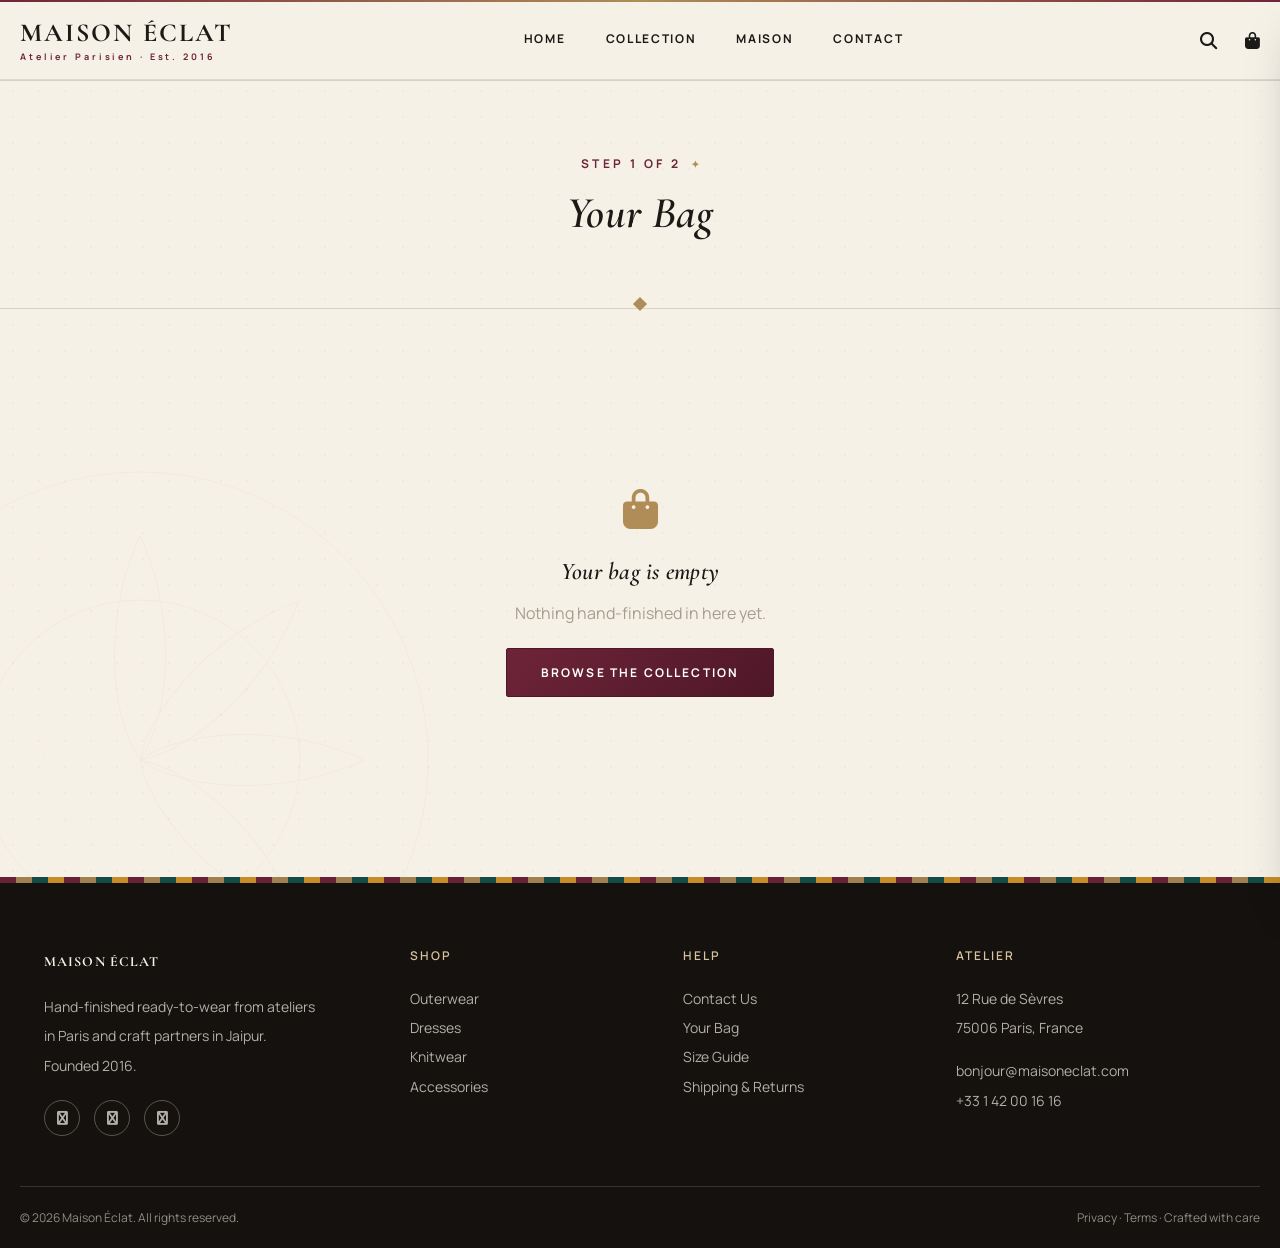
<file: cart.html>
<!DOCTYPE html>
<html lang="en">
<head>
<meta charset="utf-8">
<meta name="viewport" content="width=device-width, initial-scale=1, shrink-to-fit=no">
<meta name="description" content="Your bag — Maison Éclat.">
<title>Your Bag — Maison Éclat</title>
<link rel="preconnect" href="https://fonts.googleapis.com">
<link href="https://fonts.googleapis.com/css2?family=Cormorant+Garamond:ital,wght@0,400;0,500;0,600;0,700;1,500;1,600&family=Manrope:wght@400;500;600;700;800&display=swap" rel="stylesheet">
<link rel="stylesheet" href="https://cdnjs.cloudflare.com/ajax/libs/font-awesome/6.5.1/css/all.min.css">
<link rel="stylesheet" href="assets/css/style.css">
</head>
<body>

<header class="site-header">
  <div class="container nav">
    <a href="index.html" class="brand">MAISON ÉCLAT<small>Atelier Parisien · Est. 2016</small></a>
    <nav class="nav-links" id="navLinks">
      <a href="index.html">Home</a>
      <a href="products.html">Collection</a>
      <a href="about.html">Maison</a>
      <a href="contact.html">Contact</a>
    </nav>
    <div class="nav-actions">
      <button class="icon-btn" id="searchToggle" aria-label="Search"><i class="fa fa-search"></i></button>
      <a href="#" class="icon-btn" id="cartToggle" aria-label="Cart">
        <i class="fa fa-shopping-bag"></i>
        <span class="badge-count cart-count">0</span>
      </a>
      <button class="nav-toggle" id="navToggle" aria-label="Menu"><i class="fa fa-bars"></i></button>
    </div>
  </div>
  <div class="search-panel" id="searchPanel">
    <div class="container">
      <form id="searchForm">
        <input type="text" id="searchInput" placeholder="Search the collection…">
        <button class="btn btn-primary btn-sm" type="submit">Search</button>
      </form>
    </div>
  </div>
</header>

<div class="page-header">
  <div class="container">
    <div class="eyebrow">Step 1 of 2</div>
    <h1 style="font-size:44px;font-style:italic;">Your Bag</h1>
  </div>
</div>

<section class="section">
  <div class="container">

    <div id="cartEmpty" class="empty-state" style="display:none;padding:80px 20px;">
      <i class="fa fa-shopping-bag" style="font-size:40px;"></i>
      <h3 style="font-size:24px;font-style:italic;margin-top:14px;">Your bag is empty</h3>
      <p style="margin-bottom:24px;">Nothing hand-finished in here yet.</p>
      <a href="products.html" class="btn btn-gold">Browse the Collection</a>
    </div>

    <div id="cartContent" style="display:grid;grid-template-columns:1.6fr 1fr;gap:50px;align-items:start;">
      <div style="overflow-x:auto;">
        <table class="cart-table">
          <thead>
            <tr><th>Item</th><th>Price</th><th>Quantity</th><th>Total</th></tr>
          </thead>
          <tbody id="cartTableBody"></tbody>
        </table>
        <a href="products.html" style="display:inline-block;margin-top:24px;font-size:12px;letter-spacing:.1em;text-transform:uppercase;border-bottom:1px solid var(--ink);">← Continue Shopping</a>
      </div>

      <div class="summary-box">
        <h4 style="font-size:22px;font-style:italic;margin-bottom:18px;">Order Summary</h4>
        <div class="summary-row"><span>Subtotal</span><span id="sumSubtotal">$0.00</span></div>
        <div class="summary-row"><span>Shipping</span><span id="sumShipping">—</span></div>
        <div class="promo-row">
          <input type="text" placeholder="Promo code">
          <button class="btn btn-outline btn-sm" onclick="showToast('Promo codes applied at checkout')">Apply</button>
        </div>
        <div class="summary-row total"><span>Total</span><span id="sumTotal">$0.00</span></div>
        <a href="checkout.html" class="btn btn-gold btn-block" style="margin-top:16px;">Proceed to Checkout</a>
        <p style="font-size:11px;color:var(--taupe);margin-top:14px;text-align:center;">Complimentary shipping on orders over $150.</p>
      </div>
    </div>

  </div>
</section>

<footer class="site-footer">
  <div class="container footer-grid">
    <div class="footer-brand">
      <a href="index.html" class="brand">MAISON ÉCLAT</a>
      <p style="margin-top:16px;max-width:280px;">Hand-finished ready-to-wear from ateliers in Paris and craft partners in Jaipur. Founded 2016.</p>
      <div class="footer-social">
        <a href="#" aria-label="Instagram"><i class="fa fa-instagram"></i></a>
        <a href="#" aria-label="Pinterest"><i class="fa fa-pinterest"></i></a>
        <a href="#" aria-label="Facebook"><i class="fa fa-facebook"></i></a>
      </div>
    </div>
    <div>
      <h5>Shop</h5>
      <ul>
        <li><a href="products.html?cat=Outerwear">Outerwear</a></li>
        <li><a href="products.html?cat=Dresses">Dresses</a></li>
        <li><a href="products.html?cat=Knitwear">Knitwear</a></li>
        <li><a href="products.html?cat=Accessories">Accessories</a></li>
      </ul>
    </div>
    <div>
      <h5>Help</h5>
      <ul>
        <li><a href="contact.html">Contact Us</a></li>
        <li><a href="cart.html">Your Bag</a></li>
        <li><a href="about.html">Size Guide</a></li>
        <li><a href="about.html">Shipping &amp; Returns</a></li>
      </ul>
    </div>
    <div>
      <h5>Atelier</h5>
      <p>12 Rue de Sèvres<br>75006 Paris, France</p>
      <p style="margin-top:10px;">bonjour@maisoneclat.com<br>+33 1 42 00 16 16</p>
    </div>
  </div>
  <div class="container footer-bottom">
    <span>© 2026 Maison Éclat. All rights reserved.</span>
    <span>Privacy · Terms · Crafted with care</span>
  </div>
</footer>

<div class="cart-overlay" id="cartOverlay"></div>
<aside class="cart-drawer" id="cartDrawer">
  <div class="cart-drawer-head">
    <h4 style="margin:0;font-size:20px;font-style:italic;">Your Bag</h4>
    <button class="icon-btn" id="cartDrawerClose" aria-label="Close"><i class="fa fa-times"></i></button>
  </div>
  <div class="cart-drawer-body" id="cartDrawerBody"></div>
  <div class="cart-drawer-foot" id="cartDrawerFoot"></div>
</aside>
<div class="toast-box" id="toastBox"></div>

<script src="assets/js/store.js"></script>
</body>
</html>
</file>
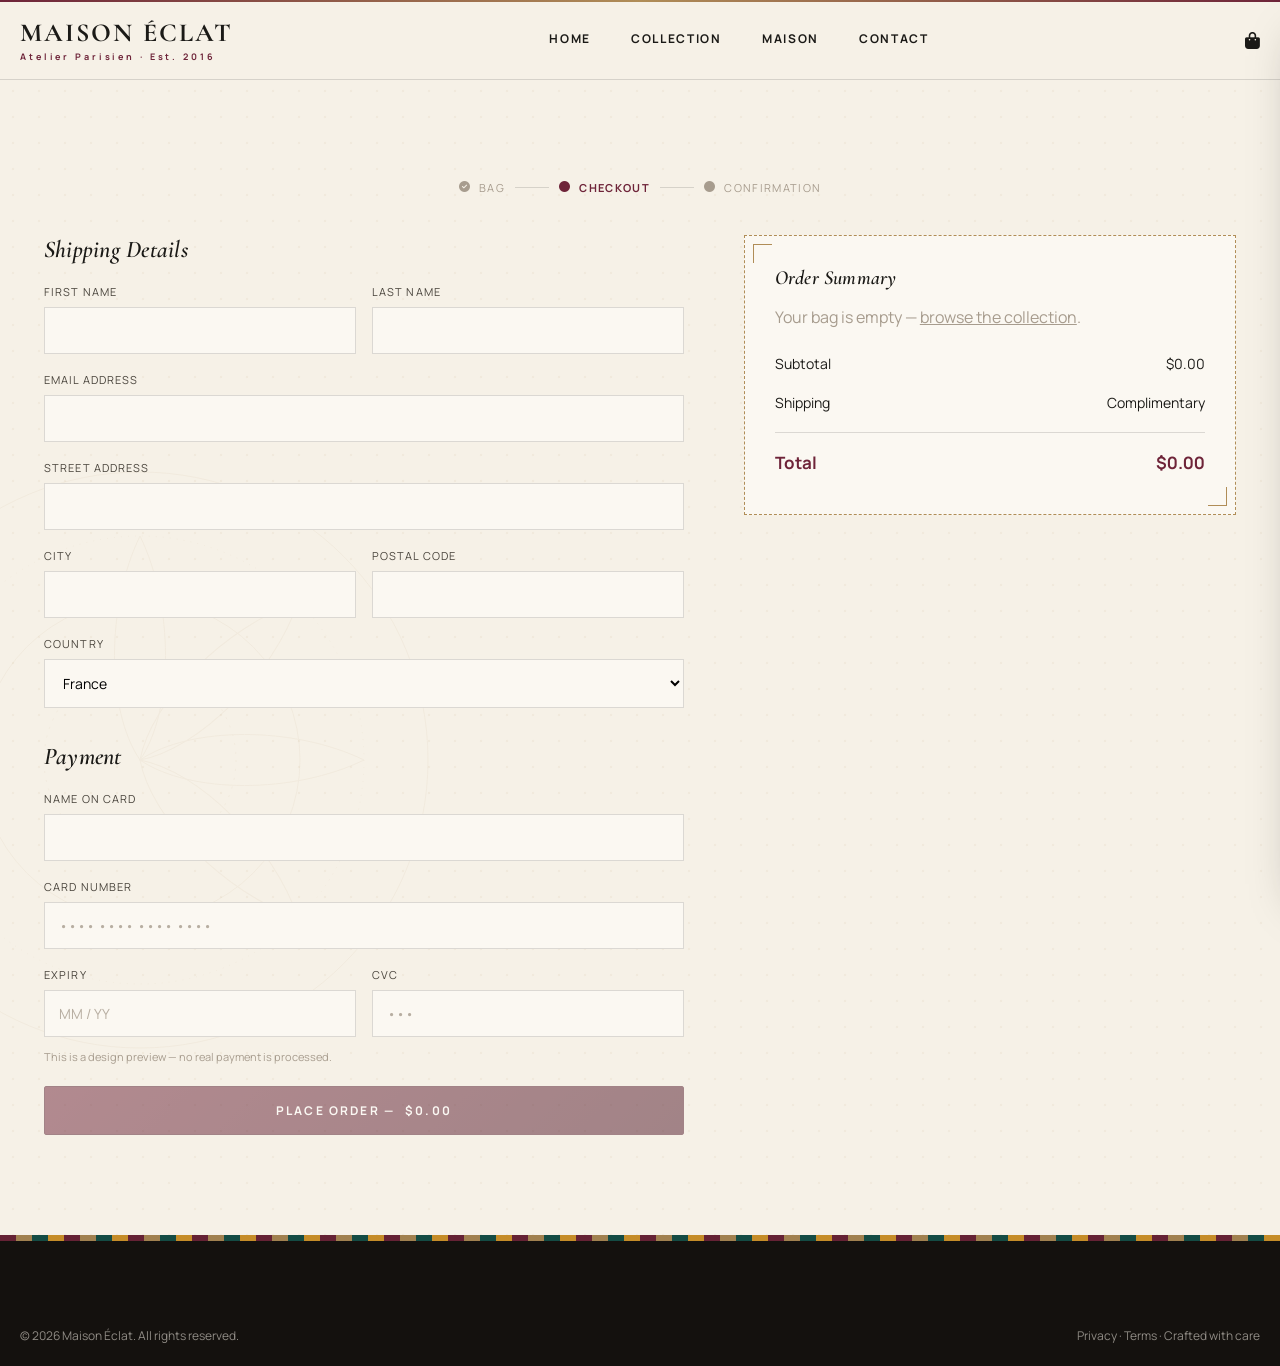
<file: checkout.html>
<!DOCTYPE html>
<html lang="en">
<head>
<meta charset="utf-8">
<meta name="viewport" content="width=device-width, initial-scale=1, shrink-to-fit=no">
<meta name="description" content="Checkout — Maison Éclat.">
<title>Checkout — Maison Éclat</title>
<link rel="preconnect" href="https://fonts.googleapis.com">
<link href="https://fonts.googleapis.com/css2?family=Cormorant+Garamond:ital,wght@0,400;0,500;0,600;0,700;1,500;1,600&family=Manrope:wght@400;500;600;700;800&display=swap" rel="stylesheet">
<link rel="stylesheet" href="https://cdnjs.cloudflare.com/ajax/libs/font-awesome/6.5.1/css/all.min.css">
<link rel="stylesheet" href="assets/css/style.css">
</head>
<body>

<header class="site-header">
  <div class="container nav">
    <a href="index.html" class="brand">MAISON ÉCLAT<small>Atelier Parisien · Est. 2016</small></a>
    <nav class="nav-links" id="navLinks">
      <a href="index.html">Home</a>
      <a href="products.html">Collection</a>
      <a href="about.html">Maison</a>
      <a href="contact.html">Contact</a>
    </nav>
    <div class="nav-actions">
      <a href="#" class="icon-btn" id="cartToggle" aria-label="Cart">
        <i class="fa fa-shopping-bag"></i>
        <span class="badge-count cart-count">0</span>
      </a>
      <button class="nav-toggle" id="navToggle" aria-label="Menu"><i class="fa fa-bars"></i></button>
    </div>
  </div>
</header>

<section class="section">
  <div class="container">

    <div class="step-track">
      <span class="step"><i class="fa fa-check-circle"></i> Bag</span>
      <span class="divider"></span>
      <span class="step active"><i class="fa fa-circle"></i> Checkout</span>
      <span class="divider"></span>
      <span class="step"><i class="fa fa-circle"></i> Confirmation</span>
    </div>

    <div class="checkout-grid" id="checkoutWrap">
      <form id="checkoutForm">
        <h3 style="font-size:24px;font-style:italic;margin-bottom:20px;">Shipping Details</h3>
        <div class="form-row">
          <div class="form-group"><label>First Name</label><input class="form-control" required></div>
          <div class="form-group"><label>Last Name</label><input class="form-control" required></div>
        </div>
        <div class="form-group"><label>Email Address</label><input type="email" class="form-control" required></div>
        <div class="form-group"><label>Street Address</label><input class="form-control" required></div>
        <div class="form-row">
          <div class="form-group"><label>City</label><input class="form-control" required></div>
          <div class="form-group"><label>Postal Code</label><input class="form-control" required></div>
        </div>
        <div class="form-group">
          <label>Country</label>
          <select class="form-control">
            <option>France</option><option>India</option><option>United States</option>
            <option>United Kingdom</option><option>Germany</option><option>Other</option>
          </select>
        </div>

        <h3 style="font-size:24px;font-style:italic;margin:34px 0 20px;">Payment</h3>
        <div class="form-group"><label>Name on Card</label><input class="form-control" required></div>
        <div class="form-group"><label>Card Number</label><input class="form-control" placeholder="•••• •••• •••• ••••" required></div>
        <div class="form-row">
          <div class="form-group"><label>Expiry</label><input class="form-control" placeholder="MM / YY" required></div>
          <div class="form-group"><label>CVC</label><input class="form-control" placeholder="•••" required></div>
        </div>
        <p style="font-size:11px;color:var(--taupe);margin:-6px 0 22px;">This is a design preview — no real payment is processed.</p>

        <button type="submit" id="placeOrderBtn" class="btn btn-gold btn-block">Place Order — <span id="coTotalBtn"></span></button>
      </form>

      <aside class="summary-box" id="checkoutSidebar">
        <h4 style="font-size:20px;font-style:italic;margin-bottom:16px;">Order Summary</h4>
        <div id="checkoutSummaryLines"></div>
        <div class="summary-row" style="margin-top:14px;"><span>Subtotal</span><span id="coSubtotal">$0.00</span></div>
        <div class="summary-row"><span>Shipping</span><span id="coShipping">—</span></div>
        <div class="summary-row total"><span>Total</span><span id="coTotal">$0.00</span></div>
      </aside>
    </div>

    <div id="orderConfirm" class="confirm-box" style="display:none;">
      <div class="seal-lg"><i class="fa fa-check"></i></div>
      <div class="eyebrow" style="justify-content:center;">Merci beaucoup</div>
      <h2 style="font-size:36px;font-style:italic;">Your order is confirmed</h2>
      <p style="color:var(--ink-soft);max-width:480px;margin:0 auto 10px;">Order reference <strong id="orderNumber"></strong>. A confirmation has been sent to your email, and your pieces will begin hand-finishing shortly.</p>
      <a href="products.html" class="btn btn-outline" style="margin-top:24px;">Continue Shopping</a>
    </div>

  </div>
</section>

<footer class="site-footer" style="margin-top:0;">
  <div class="container footer-bottom" style="border-top:none;">
    <span>© 2026 Maison Éclat. All rights reserved.</span>
    <span>Privacy · Terms · Crafted with care</span>
  </div>
</footer>

<div class="cart-overlay" id="cartOverlay"></div>
<aside class="cart-drawer" id="cartDrawer">
  <div class="cart-drawer-head">
    <h4 style="margin:0;font-size:20px;font-style:italic;">Your Bag</h4>
    <button class="icon-btn" id="cartDrawerClose" aria-label="Close"><i class="fa fa-times"></i></button>
  </div>
  <div class="cart-drawer-body" id="cartDrawerBody"></div>
  <div class="cart-drawer-foot" id="cartDrawerFoot"></div>
</aside>
<div class="toast-box" id="toastBox"></div>

<script src="assets/js/store.js"></script>
<script>
  document.addEventListener("DOMContentLoaded", ()=>{
    const btn = document.getElementById("coTotalBtn");
    if(btn) btn.textContent = formatPrice(cartSubtotal() + (cartSubtotal() > 150 || cartSubtotal()===0 ? 0 : 12));
  });
</script>
</body>
</html>
</file>
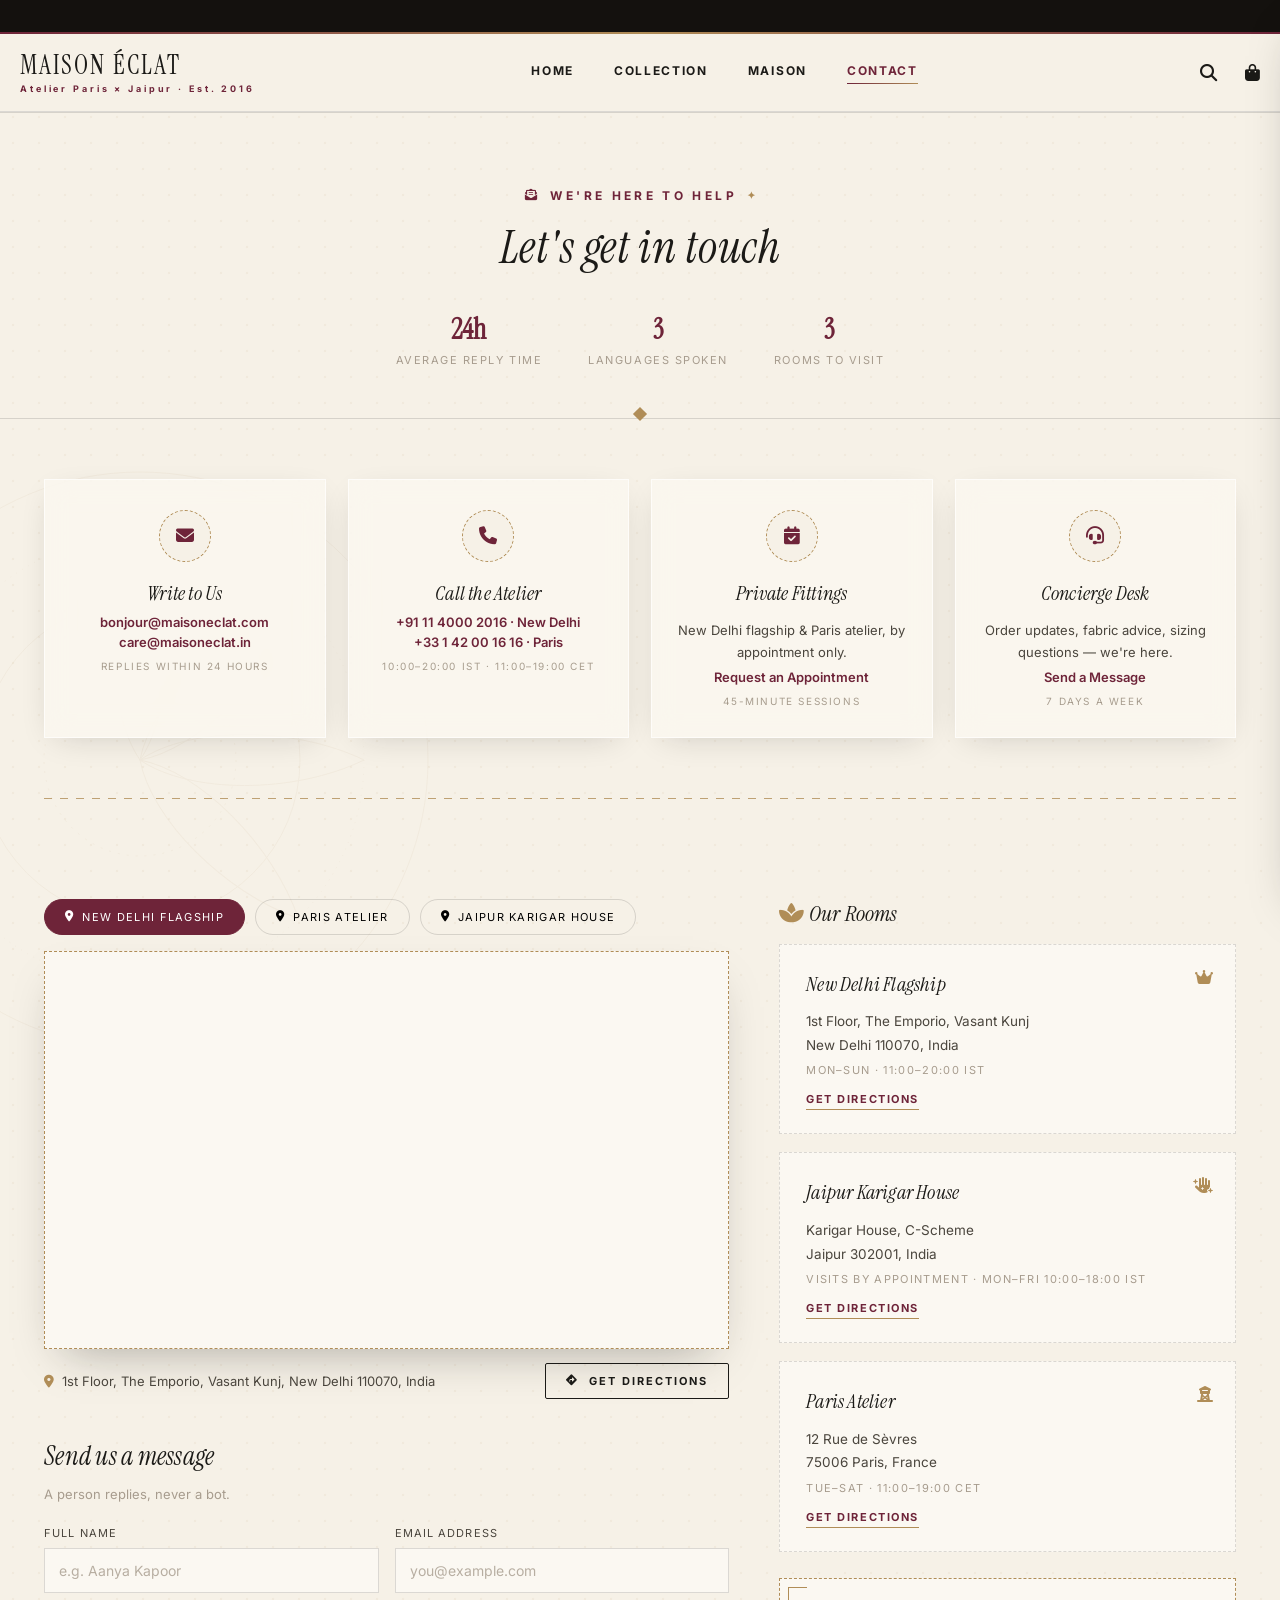
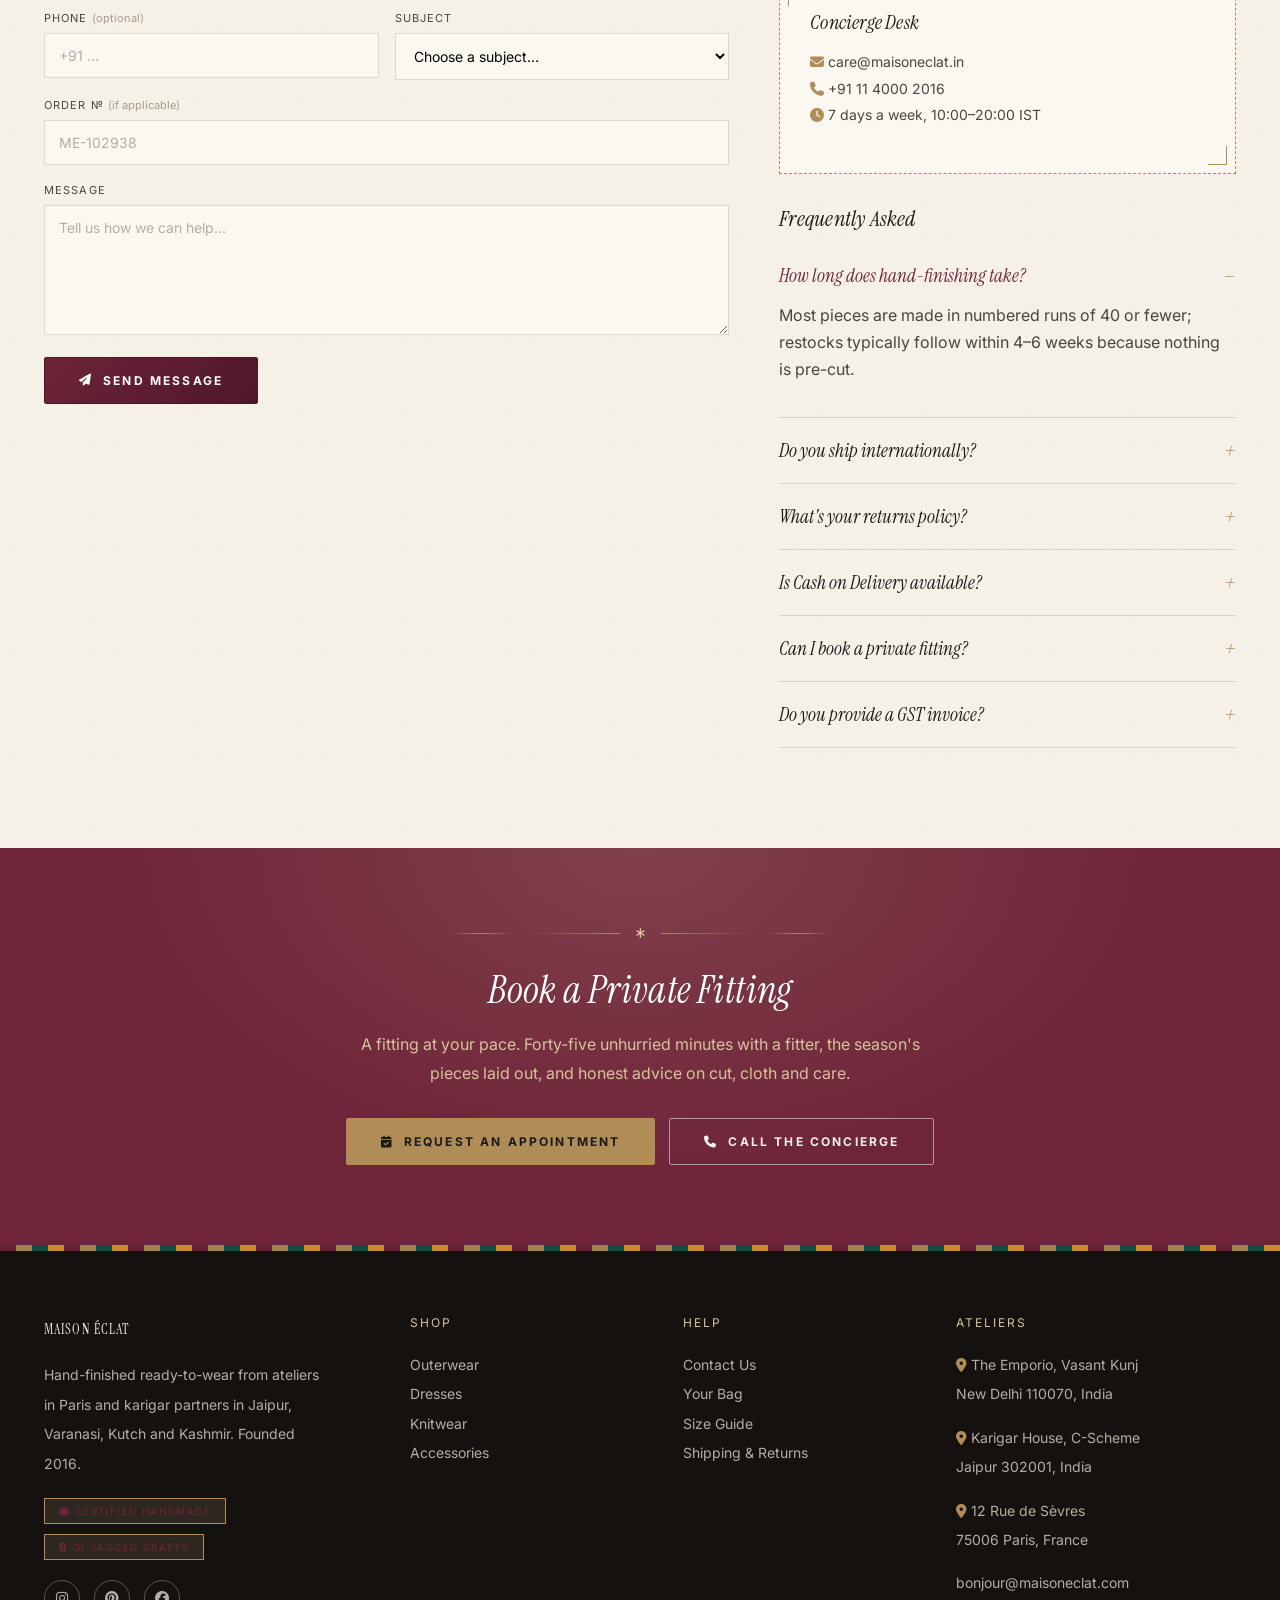
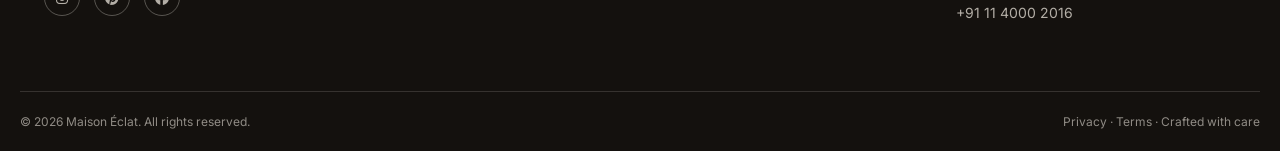
<file: contact.html>
<!DOCTYPE html>
<html lang="en">
<head>
<meta charset="utf-8">
<meta name="viewport" content="width=device-width, initial-scale=1, shrink-to-fit=no">
<meta name="description" content="Contact Maison Éclat — our New Delhi flagship, Jaipur karigar house and Paris atelier.">
<title>Contact — Maison Éclat</title>

<link rel="preconnect" href="https://fonts.googleapis.com">
<link rel="preconnect" href="https://fonts.gstatic.com" crossorigin>
<link href="https://fonts.googleapis.com/css2?family=Inter:wght@300;400;500;600;700&family=Instrument+Serif:ital@1&display=swap" rel="stylesheet">

<link rel="stylesheet" href="https://cdnjs.cloudflare.com/ajax/libs/font-awesome/6.5.1/css/all.min.css">
<link rel="stylesheet" href="assets/css/style.css">

<style>
/* =========================================================
   CONTACT PAGE — Global premium enhancements
   ========================================================= */
:root {
  --font-display: 'Instrument Serif', serif;
  --font-body: 'Inter', sans-serif;
  --glass: rgba(251, 248, 242, 0.72);
  --glass-brd: rgba(255, 255, 255, 0.65);
}

h1, h2, h3, h4, h5, .brand { font-weight: 400; }
::selection { background: var(--wine); color: #fff; }

::-webkit-scrollbar { width: 10px; }
::-webkit-scrollbar-track { background: var(--ivory); }
::-webkit-scrollbar-thumb {
  background: linear-gradient(var(--wine), var(--gold));
  border-radius: 10px;
  border: 2px solid var(--ivory);
}

html { scroll-padding-top: 96px; }

/* ---------- Progress bar ---------- */
#progressBar {
  position: fixed;
  top: 0;
  left: 0;
  height: 3px;
  width: 0;
  background: linear-gradient(90deg, var(--wine), var(--gold));
  z-index: 300;
  transition: width 0.1s ease;
}

/* ---------- Frosted header ---------- */
.site-header {
  transition: background 0.4s ease, box-shadow 0.4s ease, backdrop-filter 0.4s ease;
}
.site-header.scrolled {
  background: var(--glass);
  backdrop-filter: blur(18px) saturate(1.3);
  -webkit-backdrop-filter: blur(18px) saturate(1.3);
  box-shadow: 0 2px 20px -8px rgba(27, 26, 23, 0.15);
}

/* ---------- Back to top ---------- */
.back-to-top {
  position: fixed;
  right: 30px;
  bottom: 30px;
  width: 50px;
  height: 50px;
  border-radius: 50%;
  background: var(--glass);
  backdrop-filter: blur(12px);
  -webkit-backdrop-filter: blur(12px);
  border: 1px solid var(--glass-brd);
  color: var(--wine);
  font-size: 16px;
  display: flex;
  align-items: center;
  justify-content: center;
  opacity: 0;
  pointer-events: none;
  transform: translateY(20px);
  transition: all 0.35s ease;
  z-index: 350;
  cursor: pointer;
  box-shadow: var(--shadow);
}
.back-to-top.show {
  opacity: 1;
  pointer-events: all;
  transform: translateY(0);
}
.back-to-top:hover {
  background: var(--wine);
  color: #fff;
  transform: translateY(-4px);
}

/* ---------- Ornament ---------- */
.ornament {
  display: flex;
  align-items: center;
  justify-content: center;
  gap: 16px;
  color: var(--gold);
  margin: 0 auto;
}
.ornament span {
  width: 90px;
  height: 1px;
  background: linear-gradient(90deg, transparent, var(--gold));
}
.ornament span:last-child {
  background: linear-gradient(90deg, var(--gold), transparent);
}
.ornament i { font-size: 11px; }

/* ---------- Preloader ---------- */
#preloader {
  position: fixed;
  inset: 0;
  background: var(--ivory);
  z-index: 999;
  display: flex;
  align-items: center;
  justify-content: center;
  transition: opacity 0.6s ease, visibility 0.6s ease;
}
#preloader.done {
  opacity: 0;
  visibility: hidden;
  pointer-events: none;
}
.pre-brand {
  font-family: var(--font-display);
  font-style: italic;
  font-size: 36px;
  color: var(--wine);
  letter-spacing: 0.05em;
}
.pre-note {
  margin-top: 20px;
  font-size: 11px;
  letter-spacing: 0.3em;
  text-transform: uppercase;
  color: var(--taupe);
  display: flex;
  align-items: center;
  gap: 10px;
  justify-content: center;
}

/* ---------- Page header stats ---------- */
.touch-stats {
  display: flex;
  gap: 46px;
  justify-content: center;
  margin-top: 34px;
  flex-wrap: wrap;
}
.touch-stats div strong {
  display: block;
  font-family: var(--font-display);
  font-size: 28px;
  color: var(--wine);
}
.touch-stats div span {
  font-size: 11px;
  letter-spacing: 0.14em;
  text-transform: uppercase;
  color: var(--taupe);
}

/* ---------- Contact channel cards ---------- */
.channel-grid {
  display: grid;
  grid-template-columns: repeat(4, 1fr);
  gap: 22px;
}
.channel-card {
  background: var(--glass);
  backdrop-filter: blur(14px) saturate(1.3);
  -webkit-backdrop-filter: blur(14px) saturate(1.3);
  border: 1px solid var(--glass-brd);
  box-shadow: 0 8px 32px -12px rgba(27, 26, 23, 0.2);
  padding: 30px 26px;
  text-align: center;
  transition: transform 0.35s ease, box-shadow 0.35s ease, border-color 0.35s ease;
  position: relative;
  overflow: hidden;
}
.channel-card::before {
  content: '';
  position: absolute;
  top: 0;
  left: 0;
  right: 0;
  height: 3px;
  background: linear-gradient(90deg, var(--wine), var(--gold));
  transform: scaleX(0);
  transition: transform 0.4s ease;
}
.channel-card:hover::before { transform: scaleX(1); }
.channel-card:hover {
  transform: translateY(-6px);
  box-shadow: var(--shadow);
  border-color: var(--gold);
}
.channel-card .chip {
  width: 52px;
  height: 52px;
  border-radius: 50%;
  margin: 0 auto 18px;
  display: flex;
  align-items: center;
  justify-content: center;
  background: var(--ivory);
  border: 1px dashed var(--gold);
  color: var(--wine);
  font-size: 18px;
}
.channel-card h4 {
  font-size: 20px;
  font-style: italic;
  margin-bottom: 8px;
}
.channel-card p {
  font-size: 13px;
  line-height: 1.7;
  color: var(--ink-soft);
  margin-bottom: 6px;
}
.channel-card .meta {
  font-size: 10px;
  letter-spacing: 0.16em;
  text-transform: uppercase;
  color: var(--taupe);
}
.channel-card a.line {
  display: block;
  color: var(--wine);
  font-weight: 600;
  font-size: 13px;
  margin-top: 4px;
}
.channel-card a.line:hover {
  color: var(--wine-dark);
  text-decoration: underline;
}

@media (max-width: 1100px) { .channel-grid { grid-template-columns: repeat(2, 1fr); } }
@media (max-width: 640px) { .channel-grid { grid-template-columns: 1fr; } }

/* ---------- Main contact grid ---------- */
.contact-grid {
  display: grid;
  grid-template-columns: 1.35fr 0.9fr;
  gap: 50px;
  align-items: start;
}
@media (max-width: 900px) { .contact-grid { grid-template-columns: 1fr; } }

/* ---------- Map tabs ---------- */
.map-tabs {
  display: flex;
  gap: 10px;
  margin-bottom: 16px;
  flex-wrap: wrap;
}
.map-tabs button {
  background: transparent;
  border: 1px solid var(--line);
  padding: 10px 20px;
  font-size: 11px;
  letter-spacing: 0.12em;
  text-transform: uppercase;
  border-radius: 30px;
  transition: all 0.25s ease;
  display: inline-flex;
  align-items: center;
  gap: 8px;
}
.map-tabs button.active,
.map-tabs button:hover {
  background: var(--wine);
  color: #fff;
  border-color: var(--wine);
}

.map-frame {
  margin-bottom: 14px;
  box-shadow: var(--shadow);
}
.map-frame iframe {
  transition: opacity 0.4s ease;
}

.map-note {
  display: flex;
  justify-content: space-between;
  align-items: center;
  gap: 14px;
  flex-wrap: wrap;
  margin-bottom: 40px;
}
.map-note p {
  font-size: 13px;
  color: var(--ink-soft);
  margin: 0;
}

/* ---------- Form polish ---------- */
#contactForm .form-control {
  transition: border-color 0.2s ease, box-shadow 0.2s ease;
}
#contactForm .form-control:focus {
  border-color: var(--wine);
  box-shadow: 0 0 0 3px rgba(110, 36, 57, 0.12);
}

/* ---------- Location cards ---------- */
.loc-card {
  background: var(--cream-card);
  border: 1px dashed var(--line);
  padding: 26px;
  margin-bottom: 18px;
  transition: all 0.3s ease;
  position: relative;
}
.loc-card:hover {
  border-color: var(--gold);
  box-shadow: var(--shadow);
  transform: translateY(-3px);
}
.loc-card .flag {
  position: absolute;
  top: 22px;
  right: 22px;
  font-size: 16px;
  color: var(--gold);
}
.loc-card h4 {
  font-size: 20px;
  font-style: italic;
  margin-bottom: 8px;
}
.loc-card p {
  font-size: 13.5px;
  line-height: 1.75;
  color: var(--ink-soft);
  margin-bottom: 6px;
}
.loc-card .hours {
  font-size: 11px;
  letter-spacing: 0.12em;
  text-transform: uppercase;
  color: var(--taupe);
  margin-bottom: 10px;
}
.loc-card a.dir {
  font-size: 11px;
  font-weight: 700;
  letter-spacing: 0.14em;
  text-transform: uppercase;
  color: var(--wine);
  border-bottom: 1px solid var(--gold);
  padding-bottom: 3px;
}
.loc-card a.dir:hover { color: var(--wine-dark); }

/* ---------- Private fitting band ---------- */
.fitting-band {
  background: var(--wine);
  color: var(--ivory);
  padding: 80px 0;
  text-align: center;
  position: relative;
  overflow: hidden;
}
.fitting-band::before {
  content: '';
  position: absolute;
  inset: 0;
  background: radial-gradient(ellipse at 50% 0%, rgba(216, 195, 156, 0.18) 0%, transparent 60%);
  pointer-events: none;
}
.fitting-band h2 {
  color: #fff;
  font-style: italic;
  font-size: 38px;
}
.fitting-band p {
  color: var(--gold-light);
  max-width: 560px;
  margin: 0 auto 30px;
  line-height: 1.8;
}
.fitting-band .btn-row {
  display: flex;
  gap: 14px;
  justify-content: center;
  flex-wrap: wrap;
  position: relative;
  z-index: 1;
}
</style>
</head>
<body>

<!-- SCROLL PROGRESS -->
<div id="progressBar" aria-hidden="true"></div>

<!-- PRELOADER -->
<div id="preloader">
  <div style="text-align: center;">
    <div class="pre-brand">Maison Éclat</div>
    <div class="ornament" style="margin-top: 18px;">
      <span></span><i class="fas fa-asterisk"></i><span></span>
    </div>
    <div class="pre-note">
      <i class="fas fa-circle-notch fa-spin"></i> Preparing the Atelier
    </div>
  </div>
</div>

<!-- MARQUEE -->
<div class="marquee-strip">
  <div class="marquee-track">
    <span><i class="fas fa-gem"></i>&nbsp; COMPLIMENTARY SHIPPING OVER $150</span>
    <span><i class="fas fa-hand-sparkles"></i>&nbsp; HAND-FINISHED IN SMALL ATELIERS</span>
    <span><i class="fas fa-rotate-left"></i>&nbsp; 7-DAY EASY RETURNS</span>
    <span><i class="fas fa-stamp"></i>&nbsp; NUMBERED RUNS OF 40 OR FEWER</span>
    <span><i class="fas fa-gem"></i>&nbsp; COMPLIMENTARY SHIPPING OVER $150</span>
    <span><i class="fas fa-hand-sparkles"></i>&nbsp; HAND-FINISHED IN SMALL ATELIERS</span>
    <span><i class="fas fa-rotate-left"></i>&nbsp; 7-DAY EASY RETURNS</span>
    <span><i class="fas fa-stamp"></i>&nbsp; NUMBERED RUNS OF 40 OR FEWER</span>
  </div>
</div>

<!-- HEADER -->
<header class="site-header">
  <div class="container nav">
    <a href="index.html" class="brand">MAISON ÉCLAT<small>Atelier Paris × Jaipur · Est. 2016</small></a>
    <nav class="nav-links" id="navLinks">
      <a href="index.html">Home</a>
      <a href="products.html">Collection</a>
      <a href="about.html">Maison</a>
      <a href="contact.html" class="active">Contact</a>
    </nav>
    <div class="nav-actions">
      <button class="icon-btn" id="searchToggle" aria-label="Search"><i class="fa fa-search"></i></button>
      <a href="#" class="icon-btn" id="cartToggle" aria-label="Cart">
        <i class="fa fa-shopping-bag"></i>
        <span class="badge-count cart-count">0</span>
      </a>
      <button class="nav-toggle" id="navToggle" aria-label="Menu"><i class="fa fa-bars"></i></button>
    </div>
  </div>
  <div class="search-panel" id="searchPanel">
    <div class="container">
      <form id="searchForm">
        <input type="text" id="searchInput" placeholder="Search the collection — "trench", "silk", "zari"…">
        <button class="btn btn-primary btn-sm" type="submit">Search</button>
      </form>
    </div>
  </div>
</header>

<!-- PAGE HEADER -->
<div class="page-header">
  <div class="container">
    <div class="eyebrow"><i class="fas fa-envelope-open-text"></i> We're Here to Help</div>
    <h1 style="font-size: 46px; font-style: italic;">Let's get in touch</h1>
    <div class="touch-stats">
      <div><strong>24h</strong><span>Average Reply Time</span></div>
      <div><strong>3</strong><span>Languages Spoken</span></div>
      <div><strong>3</strong><span>Rooms to Visit</span></div>
    </div>
  </div>
</div>

<!-- CONTACT CHANNELS -->
<section class="section section-tight">
  <div class="container">
    <div class="channel-grid">
      <div class="channel-card reveal">
        <div class="chip"><i class="fas fa-envelope"></i></div>
        <h4>Write to Us</h4>
        <a class="line" href="mailto:bonjour@maisoneclat.com">bonjour@maisoneclat.com</a>
        <a class="line" href="mailto:care@maisoneclat.in">care@maisoneclat.in</a>
        <div class="meta" style="margin-top: 10px;">Replies within 24 hours</div>
      </div>
      <div class="channel-card reveal" style="transition-delay: 0.08s">
        <div class="chip"><i class="fas fa-phone"></i></div>
        <h4>Call the Atelier</h4>
        <a class="line" href="tel:+911140002016">+91 11 4000 2016 · New Delhi</a>
        <a class="line" href="tel:+33142001616">+33 1 42 00 16 16 · Paris</a>
        <div class="meta" style="margin-top: 10px;">10:00–20:00 IST · 11:00–19:00 CET</div>
      </div>
      <div class="channel-card reveal" style="transition-delay: 0.16s">
        <div class="chip"><i class="fas fa-calendar-check"></i></div>
        <h4>Private Fittings</h4>
        <p>New Delhi flagship & Paris atelier, by appointment only.</p>
        <a class="line" href="#fitting">Request an Appointment</a>
        <div class="meta" style="margin-top: 10px;">45-minute sessions</div>
      </div>
      <div class="channel-card reveal" style="transition-delay: 0.24s">
        <div class="chip"><i class="fas fa-headset"></i></div>
        <h4>Concierge Desk</h4>
        <p>Order updates, fabric advice, sizing questions — we're here.</p>
        <a class="line" href="#form">Send a Message</a>
        <div class="meta" style="margin-top: 10px;">7 days a week</div>
      </div>
    </div>
  </div>
</section>

<div class="container"><div class="stitch-rule"></div></div>

<!-- MAP + FORM / LOCATIONS + FAQ -->
<section class="section">
  <div class="container contact-grid">

    <!-- LEFT: MAP + FORM -->
    <div class="reveal">
      <div class="map-tabs" role="tablist">
        <button class="active" data-map="delhi"><i class="fas fa-location-dot"></i> New Delhi Flagship</button>
        <button data-map="paris"><i class="fas fa-location-dot"></i> Paris Atelier</button>
        <button data-map="jaipur"><i class="fas fa-location-dot"></i> Jaipur Karigar House</button>
      </div>

      <div class="map-frame">
        <iframe id="mapDelhi" src="https://maps.google.com/maps?q=DLF%20Emporio%2C%20Vasant%20Kunj%2C%20New%20Delhi%2C%20India&t=&z=15&ie=UTF8&iwloc=&output=embed" allowfullscreen loading="lazy" title="Maison Éclat New Delhi Flagship"></iframe>
        <iframe id="mapParis" src="https://maps.google.com/maps?q=12+Rue+de+S%C3%A8vres%2C+Paris%2C+France&t=&z=15&ie=UTF8&iwloc=&output=embed" allowfullscreen loading="lazy" title="Maison Éclat Paris Atelier" style="display: none;"></iframe>
        <iframe id="mapJaipur" src="https://maps.google.com/maps?q=C-Scheme%2C%20Jaipur%2C%20India&t=&z=15&ie=UTF8&iwloc=&output=embed" allowfullscreen loading="lazy" title="Maison Éclat Jaipur Karigar House" style="display: none;"></iframe>
      </div>

      <div class="map-note">
        <p id="mapAddress"><i class="fas fa-location-dot" style="color: var(--gold);"></i>&nbsp; 1st Floor, The Emporio, Vasant Kunj, New Delhi 110070, India</p>
        <a id="mapDirections" class="btn btn-outline btn-sm" href="https://maps.google.com/?q=DLF+Emporio,+Vasant+Kunj,+New+Delhi" target="_blank" rel="noopener"><i class="fas fa-diamond-turn-right"></i> Get Directions</a>
      </div>

      <h3 style="font-size: 26px; font-style: italic; margin-bottom: 6px;" id="form">Send us a message</h3>
      <p style="font-size: 13px; color: var(--taupe); margin-bottom: 24px;">A person replies, never a bot.</p>

      <form id="contactForm" onsubmit="event.preventDefault(); this.reset(); showToast('Thank you — we will reply within 1 business day');">
        <div class="form-row">
          <div class="form-group">
            <label>Full Name</label>
            <input class="form-control" required placeholder="e.g. Aanya Kapoor">
          </div>
          <div class="form-group">
            <label>Email Address</label>
            <input type="email" class="form-control" required placeholder="you@example.com">
          </div>
        </div>
        <div class="form-row">
          <div class="form-group">
            <label>Phone <span style="color: var(--taupe); text-transform: none; letter-spacing: 0;">(optional)</span></label>
            <input type="tel" class="form-control" placeholder="+91 …">
          </div>
          <div class="form-group">
            <label>Subject</label>
            <select class="form-control" required>
              <option value="">Choose a subject…</option>
              <option>Order & Shipping</option>
              <option>Private Fitting Appointment</option>
              <option>Fabric & Care Advice</option>
              <option>Returns & Exchanges</option>
              <option>Press & Partnerships</option>
              <option>Something Else</option>
            </select>
          </div>
        </div>
        <div class="form-group">
          <label>Order № <span style="color: var(--taupe); text-transform: none; letter-spacing: 0;">(if applicable)</span></label>
          <input class="form-control" placeholder="ME-102938">
        </div>
        <div class="form-group">
          <label>Message</label>
          <textarea class="form-control" rows="6" required placeholder="Tell us how we can help…"></textarea>
        </div>
        <button type="submit" class="btn btn-gold"><i class="fas fa-paper-plane"></i> Send Message</button>
      </form>
    </div>

    <!-- RIGHT: LOCATIONS + FAQ -->
    <div class="reveal" style="transition-delay: 0.1s">
      <h4 style="font-size: 22px; font-style: italic; margin-bottom: 16px;">
        <i class="fas fa-spa" style="color: var(--gold);"></i> Our Rooms
      </h4>

      <div class="loc-card">
        <div class="flag"><i class="fas fa-crown"></i></div>
        <h4>New Delhi Flagship</h4>
        <p>1st Floor, The Emporio, Vasant Kunj<br>New Delhi 110070, India</p>
        <div class="hours">Mon–Sun · 11:00–20:00 IST</div>
        <a class="dir" href="https://maps.google.com/?q=DLF+Emporio,+Vasant+Kunj,+New+Delhi" target="_blank" rel="noopener">Get Directions</a>
      </div>

      <div class="loc-card">
        <div class="flag"><i class="fas fa-hand-sparkles"></i></div>
        <h4>Jaipur Karigar House</h4>
        <p>Karigar House, C-Scheme<br>Jaipur 302001, India</p>
        <div class="hours">Visits by appointment · Mon–Fri 10:00–18:00 IST</div>
        <a class="dir" href="https://maps.google.com/?q=C-Scheme,+Jaipur,+India" target="_blank" rel="noopener">Get Directions</a>
      </div>

      <div class="loc-card">
        <div class="flag"><i class="fas fa-tower-observation"></i></div>
        <h4>Paris Atelier</h4>
        <p>12 Rue de Sèvres<br>75006 Paris, France</p>
        <div class="hours">Tue–Sat · 11:00–19:00 CET</div>
        <a class="dir" href="https://maps.google.com/?q=12+Rue+de+Sèvres,+Paris" target="_blank" rel="noopener">Get Directions</a>
      </div>

      <div class="summary-box" style="margin: 26px 0 30px;">
        <h4 style="font-size: 20px; font-style: italic; margin-bottom: 10px;">Concierge Desk</h4>
        <p style="color: var(--ink-soft); line-height: 1.9; font-size: 14px;">
          <i class="fas fa-envelope" style="color: var(--gold);"></i> care@maisoneclat.in<br>
          <i class="fas fa-phone" style="color: var(--gold);"></i> +91 11 4000 2016<br>
          <i class="fas fa-clock" style="color: var(--gold);"></i> 7 days a week, 10:00–20:00 IST
        </p>
      </div>

      <h4 style="font-size: 22px; font-style: italic; margin-bottom: 10px;">Frequently Asked</h4>
      <div class="faq">
        <details open>
          <summary>How long does hand-finishing take?</summary>
          <p>Most pieces are made in numbered runs of 40 or fewer; restocks typically follow within 4–6 weeks because nothing is pre-cut.</p>
        </details>
        <details>
          <summary>Do you ship internationally?</summary>
          <p>Yes — worldwide from New Delhi and Paris, with complimentary shipping over $150 and duties calculated at checkout where applicable.</p>
        </details>
        <details>
          <summary>What's your returns policy?</summary>
          <p>Unworn, tagged pieces may be returned within 7 days of delivery in India (30 days internationally) for a full refund.</p>
        </details>
        <details>
          <summary>Is Cash on Delivery available?</summary>
          <p>Yes, on select pincodes across India. Prepaid orders unlock complimentary shipping and priority dispatch.</p>
        </details>
        <details>
          <summary>Can I book a private fitting?</summary>
          <p>Absolutely — 45-minute sessions at the New Delhi flagship or Paris atelier. Email ahead and we'll reserve a room.</p>
        </details>
        <details>
          <summary>Do you provide a GST invoice?</summary>
          <p>Yes — a GST-compliant invoice is generated automatically with every Indian order and emailed on dispatch.</p>
        </details>
      </div>
    </div>
  </div>
</section>

<!-- PRIVATE FITTING BAND -->
<section class="fitting-band" id="fitting">
  <div class="container reveal">
    <div class="ornament" style="margin-bottom: 26px; color: var(--gold-light);">
      <span></span><i class="fas fa-asterisk"></i><span></span>
    </div>
    <h2>Book a Private Fitting</h2>
    <p>A fitting at your pace. Forty-five unhurried minutes with a fitter, the season's pieces laid out, and honest advice on cut, cloth and care.</p>
    <div class="btn-row">
      <a href="mailto:bonjour@maisoneclat.com?subject=Private%20Fitting%20Appointment" class="btn btn-gold" style="background: var(--gold); border-color: var(--gold); color: var(--ink);">
        <i class="fas fa-calendar-check"></i> Request an Appointment
      </a>
      <a href="tel:+911140002016" class="btn btn-outline-light">
        <i class="fas fa-phone"></i> Call the Concierge
      </a>
    </div>
  </div>
</section>

<!-- FOOTER -->
<footer class="site-footer">
  <div class="container footer-grid">
    <div class="footer-brand">
      <a href="index.html" class="brand">MAISON ÉCLAT</a>
      <p style="margin-top: 16px; max-width: 280px;">
        Hand-finished ready-to-wear from ateliers in Paris and karigar partners in Jaipur, Varanasi, Kutch and Kashmir. Founded 2016.
      </p>
      <div style="margin-top: 20px; display: flex; gap: 10px; flex-wrap: wrap;">
        <span class="badge-soft"><i class="fas fa-certificate"></i> Certified Handmade</span>
        <span class="badge-soft"><i class="fas fa-award"></i> GI-Tagged Crafts</span>
      </div>
      <div class="footer-social">
        <a href="#" aria-label="Instagram"><i class="fab fa-instagram"></i></a>
        <a href="#" aria-label="Pinterest"><i class="fab fa-pinterest"></i></a>
        <a href="#" aria-label="Facebook"><i class="fab fa-facebook"></i></a>
      </div>
    </div>
    <div>
      <h5>Shop</h5>
      <ul>
        <li><a href="products.html?cat=Outerwear">Outerwear</a></li>
        <li><a href="products.html?cat=Dresses">Dresses</a></li>
        <li><a href="products.html?cat=Knitwear">Knitwear</a></li>
        <li><a href="products.html?cat=Accessories">Accessories</a></li>
      </ul>
    </div>
    <div>
      <h5>Help</h5>
      <ul>
        <li><a href="contact.html">Contact Us</a></li>
        <li><a href="cart.html">Your Bag</a></li>
        <li><a href="about.html">Size Guide</a></li>
        <li><a href="about.html">Shipping & Returns</a></li>
      </ul>
    </div>
    <div>
      <h5>Ateliers</h5>
      <p><i class="fas fa-location-dot" style="color: var(--gold);"></i> The Emporio, Vasant Kunj<br>New Delhi 110070, India</p>
      <p style="margin-top: 10px;"><i class="fas fa-location-dot" style="color: var(--gold);"></i> Karigar House, C-Scheme<br>Jaipur 302001, India</p>
      <p style="margin-top: 10px;"><i class="fas fa-location-dot" style="color: var(--gold);"></i> 12 Rue de Sèvres<br>75006 Paris, France</p>
      <p style="margin-top: 10px;">
        bonjour@maisoneclat.com<br>
        +91 11 4000 2016
      </p>
    </div>
  </div>
  <div class="container footer-bottom">
    <span>© 2026 Maison Éclat. All rights reserved.</span>
    <span>Privacy · Terms · Crafted with care</span>
  </div>
</footer>

<!-- BACK TO TOP -->
<button class="back-to-top" id="backToTop" aria-label="Back to top">
  <i class="fas fa-arrow-up"></i>
</button>

<!-- CART DRAWER + TOAST -->
<div class="cart-overlay" id="cartOverlay"></div>
<aside class="cart-drawer" id="cartDrawer">
  <div class="cart-drawer-head">
    <h4 style="margin: 0; font-size: 20px; font-style: italic;">Your Bag</h4>
    <button class="icon-btn" id="cartDrawerClose" aria-label="Close"><i class="fa fa-times"></i></button>
  </div>
  <div class="cart-drawer-body" id="cartDrawerBody"></div>
  <div class="cart-drawer-foot" id="cartDrawerFoot"></div>
</aside>
<div class="toast-box" id="toastBox"></div>

<script src="assets/js/store.js"></script>
<script>
(function() {
  'use strict';

  var $ = function(s) { return document.querySelector(s); };

  // Frosted header + progress + back-to-top
  try {
    var header = $('.site-header');
    var bar = $('#progressBar');
    var top = $('#backToTop');
    var ticking = false;

    function paint() {
      var y = window.scrollY || 0;
      if (header) header.classList.toggle('scrolled', y > 10);
      if (top) top.classList.toggle('show', y > 500);
      if (bar) {
        var h = document.documentElement.scrollHeight - window.innerHeight;
        bar.style.width = (h > 0 ? (y / h) * 100 : 0) + '%';
      }
      ticking = false;
    }

    window.addEventListener('scroll', function() {
      if (!ticking) {
        ticking = true;
        requestAnimationFrame(paint);
      }
    }, { passive: true });

    paint();

    if (top) {
      top.addEventListener('click', function() {
        window.scrollTo({ top: 0, behavior: 'smooth' });
      });
    }
  } catch(e) {}

  // Map tabs
  try {
    var tabs = document.querySelectorAll('.map-tabs button');
    var mapDelhi = $('#mapDelhi');
    var mapParis = $('#mapParis');
    var mapJaipur = $('#mapJaipur');
    var addr = $('#mapAddress');
    var dir = $('#mapDirections');

    var places = {
      delhi: {
        text: '1st Floor, The Emporio, Vasant Kunj, New Delhi 110070, India',
        link: 'https://maps.google.com/?q=DLF+Emporio,+Vasant+Kunj,+New+Delhi'
      },
      paris: {
        text: '12 Rue de Sèvres, 75006 Paris, France',
        link: 'https://maps.google.com/?q=12+Rue+de+Sèvres,+Paris'
      },
      jaipur: {
        text: 'Karigar House, C-Scheme, Jaipur 302001, India',
        link: 'https://maps.google.com/?q=C-Scheme,+Jaipur,+India'
      }
    };

    tabs.forEach(function(btn) {
      btn.addEventListener('click', function() {
        tabs.forEach(function(b) { b.classList.remove('active'); });
        btn.classList.add('active');
        var k = btn.getAttribute('data-map');

        if (mapDelhi) mapDelhi.style.display = (k === 'delhi') ? 'block' : 'none';
        if (mapParis) mapParis.style.display = (k === 'paris') ? 'block' : 'none';
        if (mapJaipur) mapJaipur.style.display = (k === 'jaipur') ? 'block' : 'none';

        if (addr) addr.innerHTML = '<i class="fas fa-location-dot" style="color: var(--gold);"></i>&nbsp; ' + places[k].text;
        if (dir) dir.href = places[k].link;
      });
    });
  } catch(e) {}

})();
</script>
</body>
</html>
</file>
<file: assets/css/style.css>
/* =========================================================
   MAISON × MAHAL — Couture Design System
   Indian craft (zari, paisley, jharokha arches, block print)
   × Parisian elegance (archival ivory, noir, fine rules)
   × International UX (i18n, a11y, dark mode, RTL, print)
   ========================================================= */

@import url('https://fonts.googleapis.com/css2?family=Cormorant+Garamond:ital,wght@0,400;0,500;0,600;0,700;1,400;1,600&family=Manrope:wght@400;500;600;700;800&family=Great+Vibes&family=Noto+Serif+Devanagari:wght@400;600;700&family=Noto+Sans+Devanagari:wght@400;600;700&display=swap');

/* ---------- Design Tokens ---------- */
:root{
  /* Paris archive neutrals */
  --ivory:        #F6F1E7;
  --cream-card:   #FBF8F2;
  --ink:          #1B1A17;
  --ink-soft:     #4A453D;
  --taupe:        #A79C8E;
  --line:         rgba(27,26,23,0.14);
  --noir:         #14110E;              /* fixed noir — footer/marquee/toast */

  /* Indian jewel box */
  --wine:         #6E2439;
  --wine-dark:    #4E1728;
  --henna:        #8C3B2E;              /* mehndi red-brown */
  --marigold:     #D99A2B;              /* genda phool */
  --gold:         #B08D57;
  --gold-light:   #D8C39C;
  --gold-foil:    linear-gradient(105deg,#8A6A3B 0%,#E9CF96 42%,#B08D57 68%,#F0DCAE 100%);
  --peacock:      #14524A;              /* mor pankh accent */
  --rose:         #C4707E;              /* gulab jarjam */

  --shadow:       0 20px 45px -20px rgba(27,26,23,0.35);
  --shadow-lift:  0 26px 60px -22px rgba(27,26,23,0.45);
  --radius:       2px;
  --arch:         999px 999px var(--radius) var(--radius); /* Mughal / Paris window arch */

  --font-display: 'Cormorant Garamond','Noto Serif Devanagari', serif;
  --font-body:    'Manrope','Noto Sans Devanagari', sans-serif;
  --font-script:  'Great Vibes', cursive;                   /* French flourish hand */

  --ease-luxe:    cubic-bezier(.22,.9,.3,1);

  /* Motifs (inline SVG — no assets needed) */
  --paisley: url("data:image/svg+xml,%3Csvg xmlns='http://www.w3.org/2000/svg' width='140' height='140' viewBox='0 0 140 140'%3E%3Cpath d='M79 20c27 10 40 39 31 64-9 24-38 35-60 25 19-3 32-18 34-37 2-17-9-33-27-37-8-2-14 2-15 9-1 6 3 12 10 13-6 2-12-1-14-7-3-11 5-22 16-26 8-3 17-4 25-4z' fill='none' stroke='%23B08D57' stroke-width='1'/%3E%3Ccircle cx='68' cy='70' r='2.5' fill='%23B08D57'/%3E%3C/svg%3E");
  --mandala: url("data:image/svg+xml,%3Csvg xmlns='http://www.w3.org/2000/svg' width='640' height='640' viewBox='0 0 640 640'%3E%3Cg fill='none' stroke='%23B08D57'%3E%3Ccircle cx='320' cy='320' r='96' stroke-dasharray='2 7'/%3E%3Ccircle cx='320' cy='320' r='160'/%3E%3Ccircle cx='320' cy='320' r='224' stroke-dasharray='1 6'/%3E%3Ccircle cx='320' cy='320' r='288'/%3E%3Cpath d='M320 96c34 70 34 174 0 224-34-50-34-154 0-224z'/%3E%3Cpath d='M320 96c34 70 34 174 0 224-34-50-34-154 0-224z' transform='rotate(45 320 320)'/%3E%3Cpath d='M320 96c34 70 34 174 0 224-34-50-34-154 0-224z' transform='rotate(90 320 320)'/%3E%3Cpath d='M320 96c34 70 34 174 0 224-34-50-34-154 0-224z' transform='rotate(135 320 320)'/%3E%3C/g%3E%3C/svg%3E");
  --chevron: url("data:image/svg+xml,%3Csvg xmlns='http://www.w3.org/2000/svg' width='10' height='6'%3E%3Cpath d='M1 1l4 4 4-4' fill='none' stroke='%23B08D57'/%3E%3C/svg%3E");
}

/* ---------- Base / Reset ---------- */
*{ box-sizing:border-box; }
html{ scroll-behavior:smooth; scrollbar-width:thin; scrollbar-color:var(--gold) var(--ivory); }

body{
  font-family:var(--font-body);
  background:var(--ivory);
  color:var(--ink);
  margin:0;
  -webkit-font-smoothing:antialiased;
  overflow-x:hidden;
  /* block-print dot texture over ivory */
  background-image:radial-gradient(rgba(176,141,87,.075) 1px, transparent 1.6px);
  background-size:26px 26px;
}
/* faint hand-drawn mandala anchored bottom-left, like a rangoli watermark */
body::after{
  content:''; position:fixed; left:-180px; bottom:-180px; width:640px; height:640px;
  background:var(--mandala) center/contain no-repeat; opacity:.06;
  pointer-events:none; z-index:0;
}

a{ text-decoration:none; color:inherit; }
img{ max-width:100%; display:block; }
ul{ list-style:none; margin:0; padding:0; }
button{ font-family:inherit; cursor:pointer; }

/* International polish */
::selection{ background:var(--wine); color:var(--ivory); }
:focus-visible{ outline:2px solid var(--gold); outline-offset:3px; border-radius:2px; }
input,textarea,select{ font-family:inherit; }
input::placeholder, textarea::placeholder{ color:var(--taupe); opacity:.8; }
input, textarea{ caret-color:var(--wine); }

::-webkit-scrollbar{ width:11px; }
::-webkit-scrollbar-track{ background:var(--ivory); }
::-webkit-scrollbar-thumb{
  background:linear-gradient(var(--gold), var(--wine));
  border-radius:8px; border:3px solid var(--ivory);
}

.skip-link{
  position:absolute; left:-9999px; top:0; z-index:900;
  background:var(--wine); color:#fff; padding:12px 20px;
  font-size:12px; letter-spacing:.14em; text-transform:uppercase;
}
.skip-link:focus{ left:16px; top:16px; }

.container{ width:100%; max-width:1240px; margin:0 auto; padding:0 24px; }

/* ---------- Typography ---------- */
h1,h2,h3,h4,h5{
  font-family:var(--font-display);
  color:var(--ink);
  margin:0 0 .4em;
  font-weight:600;
  letter-spacing:.01em;
}

/* French cursive flourish — use inside headings: <span class="script">Paris</span> */
.script{
  font-family:var(--font-script); font-weight:400;
  text-transform:none; letter-spacing:.02em; color:var(--wine);
}
/* hand-written margin note near CTAs */
.hand-note{
  font-family:var(--font-script); font-size:22px; color:var(--wine);
  display:inline-block; transform:rotate(-3deg); line-height:1;
}
/* gold-foil accent word (use sparingly, e.g. “Banaras”, “Atelier”) */
.gilded{
  background:var(--gold-foil);
  -webkit-background-clip:text; background-clip:text; color:transparent;
}

.eyebrow{
  font-family:var(--font-body);
  font-size:12px; letter-spacing:.28em; text-transform:uppercase;
  color:var(--wine); font-weight:700;
  display:inline-flex; align-items:center; gap:10px; margin-bottom:14px;
}
.eyebrow::before{ content:''; width:26px; height:1px; background:var(--gold); display:inline-block; }
.eyebrow::after{ content:'✦'; color:var(--gold); font-size:10px; letter-spacing:0; }

.section{ padding:100px 0; position:relative; z-index:1; }
.section-tight{ padding:60px 0; }
.section-head{ max-width:640px; margin-bottom:56px; }
.section-head.center{ margin-left:auto; margin-right:auto; text-align:center; }
.section-head p{ color:var(--ink-soft); font-size:16px; line-height:1.7; }

/* faint paisley wallpaper for a whole section: <section class="section motif-bg"> */
.section.motif-bg::before{
  content:''; position:absolute; inset:0; background:var(--paisley) repeat;
  opacity:.05; pointer-events:none;
}

/* ---------- Signature dividers ---------- */
/* tailor's stitch (kept from original) */
.stitch-rule{
  height:1px;
  background-image:repeating-linear-gradient(90deg, var(--gold) 0 8px, transparent 8px 16px);
  opacity:.8;
}
.stitch-border{ border:1px dashed var(--line); }

/* woven zari ribbon that shimmers */
.zari-rule{
  height:2px; border:0;
  background:linear-gradient(90deg, transparent, var(--gold-light) 20%, var(--gold) 50%, var(--gold-light) 80%, transparent);
  background-size:200% 100%;
  animation:zari 6s linear infinite;
}

/* ornament divider — usage: <div class="ornament">✦</div> */
.ornament{
  display:flex; align-items:center; justify-content:center; gap:14px;
  color:var(--marigold); font-size:13px; margin-bottom:18px;
}
.ornament::before,.ornament::after{
  content:''; height:1px; width:64px;
  background:linear-gradient(90deg, transparent, var(--gold) 50%, transparent);
}
.ornament.left{ justify-content:flex-start; }
.ornament.left::before{ display:none; }

/* scalloped toran edge — place directly under wine/ink bands */
.toran-edge{
  height:14px;
  background:radial-gradient(circle at 12px -4px, transparent 13px, var(--wine) 14px);
  background-size:24px 14px;
}
.toran-edge.dark{
  background:radial-gradient(circle at 12px -4px, transparent 13px, var(--noir) 14px);
  background-size:24px 14px;
}

/* ---------- Buttons ---------- */
.btn{
  display:inline-flex; align-items:center; justify-content:center; gap:10px;
  padding:15px 34px;
  font-size:12px; font-weight:700; letter-spacing:.18em; text-transform:uppercase;
  border-radius:var(--radius); border:1px solid transparent;
  transition:all .35s var(--ease-luxe);
  white-space:nowrap; position:relative; overflow:hidden; isolation:isolate;
}
/* silk sheen sweep on hover */
.btn::after{
  content:''; position:absolute; inset:0; z-index:-1;
  transform:translateX(-140%) skewX(-18deg);
  background:linear-gradient(90deg, transparent, rgba(255,255,255,.3), transparent);
  transition:transform .7s ease;
}
.btn:hover::after{ transform:translateX(140%) skewX(-18deg); }
.btn:hover{ transform:translateY(-2px); box-shadow:var(--shadow); }
.btn:active{ transform:translateY(0); }

.btn-primary{ background:var(--ink); color:var(--ivory); }
.btn-primary:hover{ background:var(--wine); color:#fff; }
.btn-gold{
  background:linear-gradient(135deg, var(--wine), var(--wine-dark));
  color:#fff; border-color:var(--wine-dark);
}
.btn-gold:hover{ background:linear-gradient(135deg, var(--wine-dark), var(--wine)); }
.btn-outline{ background:transparent; border-color:var(--ink); color:var(--ink); }
.btn-outline:hover{ background:var(--ink); color:var(--ivory); }
.btn-outline-light{ background:transparent; border-color:rgba(246,241,231,.55); color:var(--ivory); }
.btn-outline-light:hover{ background:var(--ivory); color:var(--ink); }
.btn-block{ width:100%; }
.btn-sm{ padding:10px 20px; font-size:11px; }
.btn:disabled{ opacity:.5; cursor:not-allowed; }
.btn:disabled:hover{ transform:none; box-shadow:none; }
.btn:disabled::after{ display:none; }

/* ---------- Top marquee strip (atelier ticker) ---------- */
.marquee-strip{
  background:var(--noir); color:var(--gold-light);
  overflow:hidden; white-space:nowrap; padding:9px 0;
  font-size:11px; letter-spacing:.2em; text-transform:uppercase;
  position:relative;
}
.marquee-strip::before,.marquee-strip::after{
  content:''; position:absolute; top:0; bottom:0; width:90px; z-index:1; pointer-events:none;
}
.marquee-strip::before{ left:0; background:linear-gradient(90deg, var(--noir), transparent); }
.marquee-strip::after{ right:0; background:linear-gradient(-90deg, var(--noir), transparent); }
.marquee-track{
  display:inline-block; padding-left:100%;
  animation:marquee 28s linear infinite;
}
.marquee-track span{ margin:0 34px; }
.marquee-track span::before{ content:'✦'; color:var(--gold); margin-right:34px; font-size:9px; }
.marquee-strip:hover .marquee-track{ animation-play-state:paused; }

/* ---------- Navbar ---------- */
.site-header{
  position:sticky; top:0; z-index:200;
  background:var(--ivory);
  border-bottom:1px solid var(--line);
  transition:box-shadow .3s ease, background .3s ease;
}
.site-header::before{ /* hairline zari at the very top */
  content:''; display:block; height:2px;
  background:linear-gradient(90deg, var(--wine), var(--gold), var(--wine));
}
.site-header.scrolled{
  background:rgba(246,241,231,.92);
  backdrop-filter:blur(10px);
  box-shadow:0 12px 30px -18px rgba(27,26,23,.35);
}
.nav{ display:flex; align-items:center; justify-content:space-between; padding:18px 0; }
.brand{
  font-family:var(--font-display);
  font-size:26px; font-weight:700; letter-spacing:.08em;
  display:flex; flex-direction:column; line-height:1;
}
.brand small{
  font-family:var(--font-body);
  font-size:9px; letter-spacing:.32em; color:var(--wine);
  font-weight:700; margin-top:6px;
}
.brand .script{ font-size:18px; margin-top:2px; letter-spacing:.04em; }

.nav-links{ display:flex; align-items:center; gap:40px; }
.nav-links a{
  font-size:12px; font-weight:700; letter-spacing:.14em; text-transform:uppercase;
  position:relative; padding-bottom:4px;
}
.nav-links a::after{
  content:''; position:absolute; left:0; bottom:-2px; width:0; height:1.5px;
  background:linear-gradient(90deg, var(--wine), var(--gold));
  transition:width .3s ease;
}
.nav-links a:hover::after, .nav-links a.active::after{ width:100%; }
.nav-links a.active{ color:var(--wine); }

.nav-actions{ display:flex; align-items:center; gap:22px; }
.icon-btn{
  position:relative; font-size:17px; background:none; border:none; color:var(--ink);
  display:flex; align-items:center; justify-content:center;
  transition:transform .25s ease, color .25s ease;
}
.icon-btn:hover{ color:var(--wine); transform:translateY(-1px); }
.badge-count{
  position:absolute; top:-8px; right:-10px;
  background:var(--wine); color:#fff;
  font-size:10px; font-weight:700;
  width:17px; height:17px; border-radius:50%;
  display:flex; align-items:center; justify-content:center;
  box-shadow:0 0 0 2px var(--ivory);
}
.nav-toggle{ display:none; background:none; border:none; font-size:20px; color:var(--ink); }

/* international: currency / language selectors */
.global-select{
  appearance:none; -webkit-appearance:none;
  background:transparent var(--chevron) no-repeat right 12px center/10px;
  border:1px solid var(--line); border-radius:999px;
  padding:8px 30px 8px 14px;
  font-size:11px; letter-spacing:.12em; text-transform:uppercase;
  color:var(--ink-soft); transition:border-color .25s ease;
}
.global-select:hover, .global-select:focus{ border-color:var(--gold); outline:none; }

.search-panel{
  max-height:0; overflow:hidden; transition:max-height .35s ease;
  background:var(--cream-card); border-bottom:1px solid var(--line);
}
.search-panel.open{ max-height:90px; }
.search-panel form{ display:flex; gap:12px; padding:18px 0; }
.search-panel input{
  flex:1; border:none; background:transparent; border-bottom:1px solid var(--ink);
  font-family:var(--font-display); font-size:20px; padding:6px 2px; outline:none;
  transition:border-color .25s ease;
}
.search-panel input:focus{ border-color:var(--wine); }

@media (max-width:991px){
  .nav-links{
    position:fixed; inset:0 0 0 30%; background:var(--ivory);
    flex-direction:column; justify-content:center; align-items:flex-start;
    padding:40px; gap:26px; transform:translateX(100%);
    transition:transform .4s var(--ease-luxe); z-index:250; box-shadow:var(--shadow);
    background-image:radial-gradient(rgba(176,141,87,.08) 1px, transparent 1.6px);
    background-size:22px 22px;
  }
  .nav-links.open{ transform:translateX(0); }
  .nav-links a{ font-size:16px; }
  .nav-toggle{ display:block; }
}

/* ---------- Hero (Jharokha arch × atelier portrait) ---------- */
.hero{
  display:grid; grid-template-columns:1fr 1fr; align-items:center;
  gap:60px; padding:70px 0 90px;
}
.hero-copy h1{
  font-size:clamp(40px, 5vw, 64px);
  line-height:1.05; font-style:italic; font-weight:600;
}
.hero-copy h1 em{ color:var(--wine); font-style:italic; }
.hero-copy p{ font-size:17px; color:var(--ink-soft); max-width:460px; margin-bottom:30px; line-height:1.75; }
.hero-cta{ display:flex; gap:16px; flex-wrap:wrap; align-items:center; }

.hero-visual{ position:relative; }
/* block-print dot shadow offset behind the arch */
.hero-visual::before{
  content:''; position:absolute; top:26px; left:-26px; right:26px; bottom:-26px;
  background:radial-gradient(rgba(176,141,87,.4) 1px, transparent 1.6px);
  background-size:14px 14px; z-index:-1;
}
.hero-visual .frame{
  position:relative;
  border:1px solid var(--gold);
  border-radius:var(--arch);
  padding:16px;
  background:linear-gradient(180deg, rgba(216,195,156,.16), transparent 45%);
  box-shadow:var(--shadow);
}
.hero-visual .frame::before{ /* inner tailor-stitch ring */
  content:''; position:absolute; inset:7px; z-index:2; pointer-events:none;
  border:1px dashed rgba(176,141,87,.55); border-radius:inherit;
}
.hero-visual img{
  width:100%; height:560px; object-fit:cover;
  border-radius:var(--arch);
  animation:breathe 16s ease-in-out infinite alternate;
}

.seal{
  position:absolute; width:108px; height:108px; border-radius:50%;
  background:radial-gradient(circle at 35% 30%, var(--wine) 0%, var(--wine-dark) 70%);
  color:var(--gold-light); display:flex; align-items:center; justify-content:center;
  text-align:center; font-family:var(--font-display); font-size:12px; letter-spacing:.12em;
  box-shadow:var(--shadow); border:1px solid var(--gold);
  top:-24px; left:-24px; padding:14px; z-index:3;
  animation:floaty 6s ease-in-out infinite;
}
.seal::after{ content:''; position:absolute; inset:6px; border:1px dashed rgba(216,195,156,.6); border-radius:50%; }

.hero-stats{ display:flex; gap:40px; margin-top:40px; }
.hero-stats div strong{ display:block; font-family:var(--font-display); font-size:26px; color:var(--wine); }
.hero-stats div span{ font-size:11px; letter-spacing:.14em; text-transform:uppercase; color:var(--taupe); }

@media (max-width:900px){
  .hero{ grid-template-columns:1fr; padding-top:30px; }
  .hero-visual{ order:-1; }
  .hero-visual img{ height:380px; }
  .seal{ width:88px; height:88px; top:-16px; left:-8px; font-size:10px; }
}

/* ---------- Collections (center jharokha arch) ---------- */
.collections-grid{ display:grid; grid-template-columns:repeat(3,1fr); gap:26px; padding-bottom:30px; }
.collection-card{
  position:relative; overflow:hidden; height:420px;
  border:1px solid var(--line); background:var(--noir);
}
.collection-card:nth-child(2){
  border-radius:var(--arch);
  margin-top:26px; /* staggered runway rhythm */
}
.collection-card img{ width:100%; height:100%; object-fit:cover; transition:transform .7s var(--ease-luxe); }
.collection-card:hover img{ transform:scale(1.08); }
.collection-card .overlay{
  position:absolute; inset:0;
  background:linear-gradient(180deg, transparent 40%, rgba(20,18,15,.82) 100%);
  display:flex; flex-direction:column; justify-content:flex-end; padding:26px;
}
.collection-card .overlay::before{ /* zardozi paisley wash */
  content:''; position:absolute; inset:0; background:var(--paisley) repeat;
  opacity:.1; pointer-events:none;
}
.collection-card .overlay::after{
  content:''; position:absolute; inset:12px;
  border:1px solid rgba(216,195,156,.35); pointer-events:none;
}
.collection-card .overlay h3, .collection-card .overlay span{ position:relative; z-index:1; }
.collection-card .overlay h3{ color:#fff; font-size:24px; margin-bottom:6px; font-style:italic; }
.collection-card .overlay span{ color:var(--gold-light); font-size:11px; letter-spacing:.16em; text-transform:uppercase; }
.collection-card .overlay span::before{ content:'◆'; color:var(--gold); margin-right:8px; font-size:8px; vertical-align:2px; }
@media (max-width:900px){
  .collections-grid{ grid-template-columns:1fr; }
  .collection-card:nth-child(2){ margin-top:0; }
}

/* ---------- Toolbar ---------- */
.toolbar{
  display:flex; align-items:center; justify-content:space-between; flex-wrap:wrap; gap:18px;
  margin-bottom:38px; border-bottom:1px solid var(--line); padding-bottom:22px;
}
.filter-pills{ display:flex; gap:10px; flex-wrap:wrap; }
.filter-pills button{
  background:transparent; border:1px solid var(--line); padding:9px 18px;
  font-size:11px; letter-spacing:.12em; text-transform:uppercase; border-radius:30px;
  transition:all .25s ease;
}
.filter-pills button.active, .filter-pills button:hover{
  background:var(--ink); color:var(--ivory); border-color:var(--ink);
}
.sort-select{
  appearance:none; -webkit-appearance:none;
  border:1px solid var(--line); background:var(--cream-card) var(--chevron) no-repeat right 12px center/10px;
  padding:9px 32px 9px 14px; font-size:12px;
  letter-spacing:.06em; text-transform:uppercase;
}

/* ---------- Product grid & cards ---------- */
.product-grid{ display:grid; grid-template-columns:repeat(4,1fr); gap:30px; }
@media (max-width:1100px){ .product-grid{ grid-template-columns:repeat(3,1fr); } }
@media (max-width:760px){ .product-grid{ grid-template-columns:repeat(2,1fr); } .collections-grid{gap:14px;} }
@media (max-width:480px){ .product-grid{ grid-template-columns:1fr; } }

.product-card{
  position:relative;
  background:var(--cream-card);
  border:1px dashed var(--line);
  transition:border-color .3s ease, box-shadow .3s ease, transform .3s ease;
  display:flex; flex-direction:column;
}
/* photo-corner brackets reveal on hover */
.product-card::before,.product-card::after{
  content:''; position:absolute; width:16px; height:16px; z-index:2;
  border:0 solid var(--gold); opacity:0; transition:all .35s ease;
}
.product-card::before{ top:9px; left:9px; border-top-width:1px; border-left-width:1px; transform:translate(5px,5px); }
.product-card::after{ bottom:9px; right:9px; border-bottom-width:1px; border-right-width:1px; transform:translate(-5px,-5px); }
.product-card:hover{ border-color:var(--gold); box-shadow:var(--shadow-lift); transform:translateY(-4px); }
.product-card:hover::before,.product-card:hover::after{ opacity:1; transform:translate(0,0); }

.product-media{ position:relative; overflow:hidden; aspect-ratio:3/4; }
.product-media img{ width:100%; height:100%; object-fit:cover; transition:transform .6s var(--ease-luxe); }
.product-card:hover .product-media img{ transform:scale(1.06); }
.product-tag{
  position:absolute; top:12px; left:12px; z-index:2;
  background:linear-gradient(135deg, var(--wine), var(--wine-dark)); color:#fff;
  font-size:10px; letter-spacing:.1em; text-transform:uppercase; padding:5px 10px;
  border:1px solid rgba(216,195,156,.5);
}
.product-tag.gold{ background:var(--gold-foil); color:var(--ink); border-color:var(--gold); }
.wishlist-btn{
  position:absolute; top:10px; right:10px; z-index:2; width:34px; height:34px; border-radius:50%;
  background:rgba(251,248,242,.92); border:1px solid var(--line);
  display:flex; align-items:center; justify-content:center;
  font-size:14px; color:var(--ink); transition:all .25s ease;
}
.wishlist-btn:hover{ border-color:var(--wine); color:var(--wine); transform:scale(1.08); }
.wishlist-btn.active{ color:var(--wine); border-color:var(--wine); animation:heartpop .45s ease; }
.quick-add{
  position:absolute; left:10px; right:10px; bottom:-54px; z-index:2;
  transition:bottom .35s var(--ease-luxe);
}
.product-card:hover .quick-add, .product-card:focus-within .quick-add{ bottom:10px; }
.quick-add .btn{
  width:100%; background:rgba(27,26,23,.92); color:var(--ivory);
  border-color:transparent; backdrop-filter:blur(4px);
}
.quick-add .btn:hover{ background:var(--wine); }

.product-info{ padding:18px 18px 20px; flex:1; display:flex; flex-direction:column; }
.product-info .cat{ font-size:10px; letter-spacing:.16em; text-transform:uppercase; color:var(--taupe); margin-bottom:6px; }
.product-info h4{ font-size:19px; margin-bottom:6px; font-style:italic; }
.product-info .price{
  font-family:var(--font-body); font-weight:700; color:var(--wine);
  margin-top:auto; padding-top:10px;
  font-variant-numeric:tabular-nums lining-nums; /* currency-aligned worldwide */
}
.price .strike{ color:var(--taupe); text-decoration:line-through; font-weight:400; margin-right:8px; }

.stars{ color:var(--marigold); letter-spacing:3px; font-size:13px; display:inline-block; }

/* ---------- Craft / story split ---------- */
.craft-split{ display:grid; grid-template-columns:.9fr 1.1fr; gap:70px; align-items:center; }
.craft-split img{
  width:100%; height:480px; object-fit:cover;
  border:1px solid var(--gold); padding:12px;
  background:var(--cream-card);
  box-shadow:var(--shadow);
}
.craft-stats{ display:flex; gap:46px; margin-top:36px; flex-wrap:wrap; }
.craft-stats div strong{ display:block; font-family:var(--font-display); font-size:32px; color:var(--wine); }
.craft-stats div span{ font-size:11px; letter-spacing:.1em; text-transform:uppercase; color:var(--ink-soft); }
@media (max-width:900px){ .craft-split{ grid-template-columns:1fr; gap:30px; } }

/* ---------- Testimonials ---------- */
.testimonial-grid{ display:grid; grid-template-columns:repeat(3,1fr); gap:28px; }
.testimonial{
  position:relative; background:var(--cream-card);
  border-left:2px solid var(--gold); padding:44px 30px 30px;
  transition:transform .3s ease, box-shadow .3s ease;
}
.testimonial:hover{ transform:translateY(-4px); box-shadow:var(--shadow); }
.testimonial::before{
  content:'“'; position:absolute; top:8px; left:22px;
  font-family:var(--font-display); font-size:64px; line-height:1; color:var(--gold-light);
}
.testimonial p{ font-family:var(--font-display); font-size:19px; font-style:italic; line-height:1.5; margin-bottom:18px; }
.testimonial .who{ font-size:11px; letter-spacing:.14em; text-transform:uppercase; color:var(--taupe); }
@media (max-width:900px){ .testimonial-grid{ grid-template-columns:1fr; } }

/* ---------- Press strip (“As seen in” — Vogue Paris · Femina · ELLE…) ---------- */
.press-strip{
  display:flex; flex-wrap:wrap; gap:28px 56px; justify-content:center; align-items:center;
  padding:30px 0; border-block:1px solid var(--line);
}
.press-strip span{
  font-family:var(--font-display); font-size:22px; font-style:italic;
  color:var(--taupe); opacity:.7; transition:all .3s ease;
}
.press-strip span:hover{ opacity:1; color:var(--ink); letter-spacing:.02em; }

/* ---------- Newsletter band ---------- */
.newsletter-band{
  background:var(--wine) var(--paisley) repeat;
  background-blend-mode:overlay;
  color:var(--ivory); padding:70px 0; text-align:center;
  position:relative; overflow:hidden;
  border-block:1px solid var(--gold);
}
.newsletter-band::before,.newsletter-band::after{
  content:'✦'; position:absolute; font-size:240px; line-height:1;
  color:rgba(216,195,156,.09); pointer-events:none;
}
.newsletter-band::before{ top:-70px; left:-40px; }
.newsletter-band::after{ bottom:-90px; right:-50px; }
.newsletter-band h2{ color:#fff; font-style:italic; position:relative; }
.newsletter-band p{ color:var(--gold-light); margin-bottom:30px; position:relative; }
.newsletter-form{ display:flex; max-width:460px; margin:0 auto; gap:0; position:relative; }
.newsletter-form input{
  flex:1; padding:15px 18px; border:1px solid var(--gold-light);
  background:rgba(20,18,15,.2); color:#fff; outline:none; transition:all .25s ease;
}
.newsletter-form input:focus{ border-color:#fff; background:rgba(20,18,15,.35); }
.newsletter-form input::placeholder{ color:rgba(255,255,255,.6); }
.newsletter-form button{
  padding:15px 26px; background:var(--gold); border:1px solid var(--gold);
  color:var(--ink); font-weight:700; font-size:11px; letter-spacing:.14em; text-transform:uppercase;
  transition:all .25s ease;
}
.newsletter-form button:hover{ background:var(--gold-light); letter-spacing:.2em; }

/* ---------- Footer (woven sari-border crown) ---------- */
footer.site-footer{ background:var(--noir); color:var(--ivory); padding-top:70px; position:relative; z-index:1; }
footer.site-footer::before{ /* woven festival ribbon: wine–gold–peacock–marigold */
  content:''; display:block; position:absolute; top:0; left:0; right:0; height:6px;
  background:repeating-linear-gradient(90deg,
    var(--wine) 0 16px, var(--gold) 16px 32px,
    var(--peacock) 32px 48px, var(--marigold) 48px 64px);
  opacity:.9;
}
.footer-grid{ display:grid; grid-template-columns:1.4fr 1fr 1fr 1.2fr; gap:40px; padding-bottom:50px; }
.footer-grid h5{ color:var(--gold-light); font-size:12px; letter-spacing:.16em; text-transform:uppercase; font-family:var(--font-body); margin-bottom:20px; }
.footer-grid p, .footer-grid a{ color:rgba(246,241,231,.7); font-size:14px; line-height:2.1; }
.footer-grid a{ transition:color .25s ease, padding-left .25s ease; }
.footer-grid a:hover{ color:var(--gold-light); padding-left:6px; }
.footer-brand .brand{ color:var(--ivory); }
.footer-brand .brand small{ color:var(--gold-light); }
.footer-social{ display:flex; gap:14px; margin-top:20px; }
.footer-social a{
  width:36px; height:36px; border:1px solid rgba(246,241,231,.3); border-radius:50%;
  display:flex; align-items:center; justify-content:center;
  transition:all .3s ease;
}
.footer-social a:hover{ border-color:var(--gold); color:var(--gold-light); transform:translateY(-3px) rotate(6deg); }
.footer-bottom{
  border-top:1px solid rgba(246,241,231,.15); padding:22px 0;
  display:flex; justify-content:space-between; flex-wrap:wrap; gap:10px;
  font-size:12px; color:rgba(246,241,231,.55);
}
@media (max-width:900px){ .footer-grid{ grid-template-columns:1fr 1fr; } }
@media (max-width:560px){ .footer-grid{ grid-template-columns:1fr; } }

/* ---------- Breadcrumb / page header ---------- */
.page-header{ padding:70px 0 50px; text-align:center; border-bottom:1px solid var(--line); position:relative; }
.page-header::after{
  content:''; position:absolute; left:50%; bottom:-1px; transform:translateX(-50%) rotate(45deg);
  width:10px; height:10px; background:var(--gold);
}
.page-header .eyebrow{ justify-content:center; }
.page-header .eyebrow::before{ display:none; }

/* ---------- Mini cart drawer ---------- */
.cart-overlay{
  position:fixed; inset:0; background:rgba(20,18,15,.55); backdrop-filter:blur(2px);
  z-index:400; opacity:0; pointer-events:none; transition:opacity .3s ease;
}
.cart-overlay.open{ opacity:1; pointer-events:all; }
.cart-drawer{
  position:fixed; top:0; right:0; height:100%; width:420px; max-width:92vw;
  background:var(--ivory); z-index:401;
  transform:translateX(100%); transition:transform .4s var(--ease-luxe);
  display:flex; flex-direction:column; box-shadow:var(--shadow);
  border-left:1px solid var(--gold);
}
.cart-drawer.open{ transform:translateX(0); }
.cart-drawer-head{
  display:flex; align-items:center; justify-content:space-between;
  padding:22px 26px; border-bottom:1px solid var(--line);
  background:linear-gradient(180deg, rgba(216,195,156,.14), transparent);
}
.cart-drawer-body{ flex:1; overflow-y:auto; padding:20px 26px; }
.cart-drawer-foot{ padding:22px 26px; border-top:1px dashed var(--gold); background:var(--cream-card); }
.cart-line{ display:flex; gap:14px; padding:16px 0; border-bottom:1px solid var(--line); }
.cart-line img{ width:76px; height:96px; object-fit:cover; border:1px solid var(--line); }
.cart-line .info{ flex:1; }
.cart-line h6{ font-family:var(--font-display); font-size:17px; margin:0 0 4px; font-style:italic; }
.cart-line .meta{ font-size:11px; color:var(--taupe); text-transform:uppercase; letter-spacing:.06em; }
.qty-stepper{ display:inline-flex; align-items:center; border:1px solid var(--line); margin-top:8px; background:var(--cream-card); }
.qty-stepper button{ width:26px; height:26px; background:none; border:none; font-size:14px; transition:color .2s; }
.qty-stepper button:hover{ color:var(--wine); }
.qty-stepper span{ width:26px; text-align:center; font-size:13px; font-variant-numeric:tabular-nums; }
.remove-line{ font-size:11px; text-decoration:underline; color:var(--taupe); margin-top:8px; display:inline-block; }
.remove-line:hover{ color:var(--wine); }
.empty-state{ text-align:center; padding:60px 20px; color:var(--taupe); }
.empty-state i{ font-size:34px; color:var(--gold); margin-bottom:14px; }

/* ---------- Toast ---------- */
.toast-box{
  position:fixed; bottom:26px; right:26px; z-index:500;
  background:var(--noir); color:#F6F1E7; padding:16px 22px;
  font-size:13px; letter-spacing:.04em; display:flex; align-items:center; gap:12px;
  border-left:3px solid var(--gold);
  transform:translateY(30px); opacity:0; transition:all .35s var(--ease-luxe); pointer-events:none;
  box-shadow:var(--shadow-lift);
}
.toast-box.show{ transform:translateY(0); opacity:1; }
.toast-box i{ color:var(--gold-light); }

/* ---------- Cart / Checkout pages ---------- */
.cart-table{ width:100%; border-collapse:collapse; }
.cart-table th{ text-align:left; font-size:11px; letter-spacing:.14em; text-transform:uppercase; color:var(--taupe); padding-bottom:16px; border-bottom:1px solid var(--line); }
.cart-table td{ padding:22px 10px; border-bottom:1px solid var(--line); vertical-align:middle; }
.cart-row-media{ display:flex; gap:16px; align-items:center; }
.cart-row-media img{ width:84px; height:104px; object-fit:cover; border:1px solid var(--line); }

.summary-box{
  position:relative; background:var(--cream-card);
  border:1px dashed var(--gold); padding:30px;
}
/* gold corner brackets */
.summary-box::before,.summary-box::after{
  content:''; position:absolute; width:18px; height:18px; border:0 solid var(--gold);
}
.summary-box::before{ top:8px; left:8px; border-top-width:1px; border-left-width:1px; }
.summary-box::after{ bottom:8px; right:8px; border-bottom-width:1px; border-right-width:1px; }
.summary-row{ display:flex; justify-content:space-between; padding:10px 0; font-size:14px; font-variant-numeric:tabular-nums; }
.summary-row.total{ border-top:1px solid var(--line); margin-top:10px; padding-top:18px; font-size:17px; font-weight:700; color:var(--wine); }
.promo-row{ display:flex; gap:10px; margin:18px 0; }
.promo-row input{ flex:1; border:1px solid var(--line); padding:12px; background:transparent; outline:none; }
.promo-row input:focus{ border-color:var(--wine); }

.checkout-grid{ display:grid; grid-template-columns:1.3fr 1fr; gap:60px; align-items:start; }
@media (max-width:900px){ .checkout-grid{ grid-template-columns:1fr; } }
.form-group{ margin-bottom:18px; }
.form-group label{ display:block; font-size:11px; letter-spacing:.1em; text-transform:uppercase; color:var(--ink-soft); margin-bottom:8px; }
.form-control{
  width:100%; padding:13px 14px; border:1px solid var(--line); background:var(--cream-card);
  font-family:var(--font-body); font-size:14px; outline:none;
  transition:border-color .2s ease, box-shadow .2s ease;
}
.form-control:focus{ border-color:var(--wine); box-shadow:0 0 0 3px rgba(110,36,57,.12); }
.form-row{ display:grid; grid-template-columns:1fr 1fr; gap:16px; }
@media (max-width:560px){ .form-row{ grid-template-columns:1fr; } }

.step-track{ display:flex; align-items:center; gap:10px; justify-content:center; margin-bottom:40px; }
.step-track .step{
  font-size:11px; letter-spacing:.12em; text-transform:uppercase; color:var(--taupe);
  display:flex; align-items:center; gap:8px;
}
.step-track .step b{
  width:26px; height:26px; border-radius:50%; border:1px solid var(--line);
  display:flex; align-items:center; justify-content:center;
  font-size:10px; font-weight:700; transition:all .3s ease;
}
.step-track .step.active{ color:var(--wine); font-weight:700; }
.step-track .step.active b{ background:var(--wine); color:#fff; border-color:var(--wine); box-shadow:0 0 0 4px rgba(110,36,57,.12); }
.step-track .divider{ width:34px; height:1px; background:var(--line); }

.confirm-box{ text-align:center; padding:70px 20px; }
.confirm-box .seal-lg{
  width:96px; height:96px; border-radius:50%; margin:0 auto 24px;
  background:radial-gradient(circle at 35% 30%, var(--wine), var(--wine-dark));
  display:flex; align-items:center; justify-content:center; color:#fff; font-size:34px;
  border:1px solid var(--gold); position:relative;
  animation:ringpulse 2.4s ease-out infinite;
}
.confirm-box .seal-lg::after{ content:''; position:absolute; inset:5px; border:1px dashed rgba(216,195,156,.6); border-radius:50%; }

/* ---------- FAQ / Map / misc ---------- */
.badge-soft{
  display:inline-block; padding:6px 14px; border:1px solid var(--gold);
  font-size:10px; letter-spacing:.14em; text-transform:uppercase; color:var(--wine);
  background:rgba(216,195,156,.12);
}
.faq details{ border-bottom:1px solid var(--line); padding:18px 0; }
.faq summary{
  font-family:var(--font-display); font-size:19px; cursor:pointer; list-style:none;
  display:flex; justify-content:space-between; align-items:center; font-style:italic;
  transition:color .25s ease;
}
.faq summary:hover{ color:var(--wine); }
.faq summary::-webkit-details-marker{ display:none; }
.faq summary::after{ content:'+'; font-size:22px; color:var(--gold); transition:transform .3s ease; }
.faq details[open] summary{ color:var(--wine); }
.faq details[open] summary::after{ content:'−'; transform:rotate(180deg); }
.faq p{ color:var(--ink-soft); margin-top:12px; line-height:1.7; }

.map-frame{ border:1px dashed var(--gold); padding:8px; background:var(--cream-card); }
.map-frame iframe{ width:100%; height:380px; border:0; display:block; filter:sepia(.18) saturate(.9); }

/* ---------- Reveal on scroll + stagger helpers ---------- */
.reveal{ opacity:0; transform:translateY(24px); transition:all .8s var(--ease-luxe); }
.reveal.in{ opacity:1; transform:translateY(0); }
.reveal[data-delay="1"]{ transition-delay:.08s; }
.reveal[data-delay="2"]{ transition-delay:.16s; }
.reveal[data-delay="3"]{ transition-delay:.24s; }
.reveal[data-delay="4"]{ transition-delay:.32s; }
.reveal[data-delay="5"]{ transition-delay:.4s; }
.reveal[data-delay="6"]{ transition-delay:.48s; }

/* ---------- Keyframes ---------- */
@keyframes marquee{ 0%{ transform:translateX(0); } 100%{ transform:translateX(-100%); } }
@keyframes zari{ to{ background-position:200% 0; } }
@keyframes breathe{ from{ transform:scale(1); } to{ transform:scale(1.05); } }
@keyframes floaty{
  0%,100%{ transform:rotate(-9deg) translateY(0); }
  50%{ transform:rotate(-6deg) translateY(-8px); }
}
@keyframes heartpop{ 0%{ transform:scale(1); } 40%{ transform:scale(1.35); } 100%{ transform:scale(1); } }
@keyframes ringpulse{
  0%{ box-shadow:0 0 0 0 rgba(176,141,87,.45); }
  100%{ box-shadow:0 0 0 24px rgba(176,141,87,0); }
}

/* ---------- Midnight in Paris — automatic dark mode ---------- */
@media (prefers-color-scheme: dark){
  :root{
    --ivory:#171310;
    --cream-card:#211A15;
    --ink:#F1E7D7;
    --ink-soft:#CBC0AD;
    --taupe:#9C9080;
    --line:rgba(241,231,215,.16);
    --wine:#93405A;
    --wine-dark:#6E2439;
    --shadow:0 20px 45px -20px rgba(0,0,0,.65);
    --shadow-lift:0 26px 60px -22px rgba(0,0,0,.75);
  }
  body{ background-image:radial-gradient(rgba(216,195,156,.06) 1px, transparent 1.6px); }
  .btn-primary{ background:var(--gold); color:var(--noir); }
  .btn-primary:hover{ background:var(--gold-light); color:var(--noir); }
  .newsletter-band{ background-color:#4E1728; }
}

/* ---------- RTL support (Dubai / Urdu / Arabic storefronts) ---------- */
[dir="rtl"] .cart-drawer{ right:auto; left:0; border-left:0; border-right:1px solid var(--gold); transform:translateX(-100%); }
[dir="rtl"] .cart-drawer.open{ transform:translateX(0); }
[dir="rtl"] .toast-box{ right:auto; left:26px; border-left:0; border-right:3px solid var(--gold); }
[dir="rtl"] .testimonial{ border-left:0; border-right:2px solid var(--gold); }
[dir="rtl"] .footer-grid a:hover{ padding-left:0; padding-right:6px; }
[dir="rtl"] .eyebrow::after{ display:none; }
[dir="rtl"] .eyebrow::before{ order:1; }
@media (max-width:991px){
  [dir="rtl"] .nav-links{ inset:0 30% 0 0; transform:translateX(-100%); }
  [dir="rtl"] .nav-links.open{ transform:translateX(0); }
}

/* ---------- Devanagari & Hindi typography care ---------- */
h1:lang(hi), h2:lang(hi), h3:lang(hi), h4:lang(hi), h5:lang(hi){
  font-family:'Noto Serif Devanagari', serif; letter-spacing:0; font-style:normal;
}
body:lang(hi){ font-family:'Noto Sans Devanagari', sans-serif; }
:lang(hi) .eyebrow{ letter-spacing:.12em; }

/* ---------- Print (lookbooks, invoices, order confirmations) ---------- */
@media print{
  .marquee-strip, .site-header, .cart-drawer, .cart-overlay, .toast-box,
  .newsletter-band, .footer-social, .quick-add, .wishlist-btn{ display:none !important; }
  body{ background:#fff; }
  .section{ padding:24px 0; }
  .reveal{ opacity:1 !important; transform:none !important; }
  a[href^="http"]::after{ content:" (" attr(href) ")"; font-size:10px; color:#666; }
}

/* ---------- Reduced motion ---------- */
@media (prefers-reduced-motion: reduce){
  *{ animation:none !important; transition:none !important; }
  html{ scroll-behavior:auto; }
  .reveal{ opacity:1; transform:none; }
}
</file>
